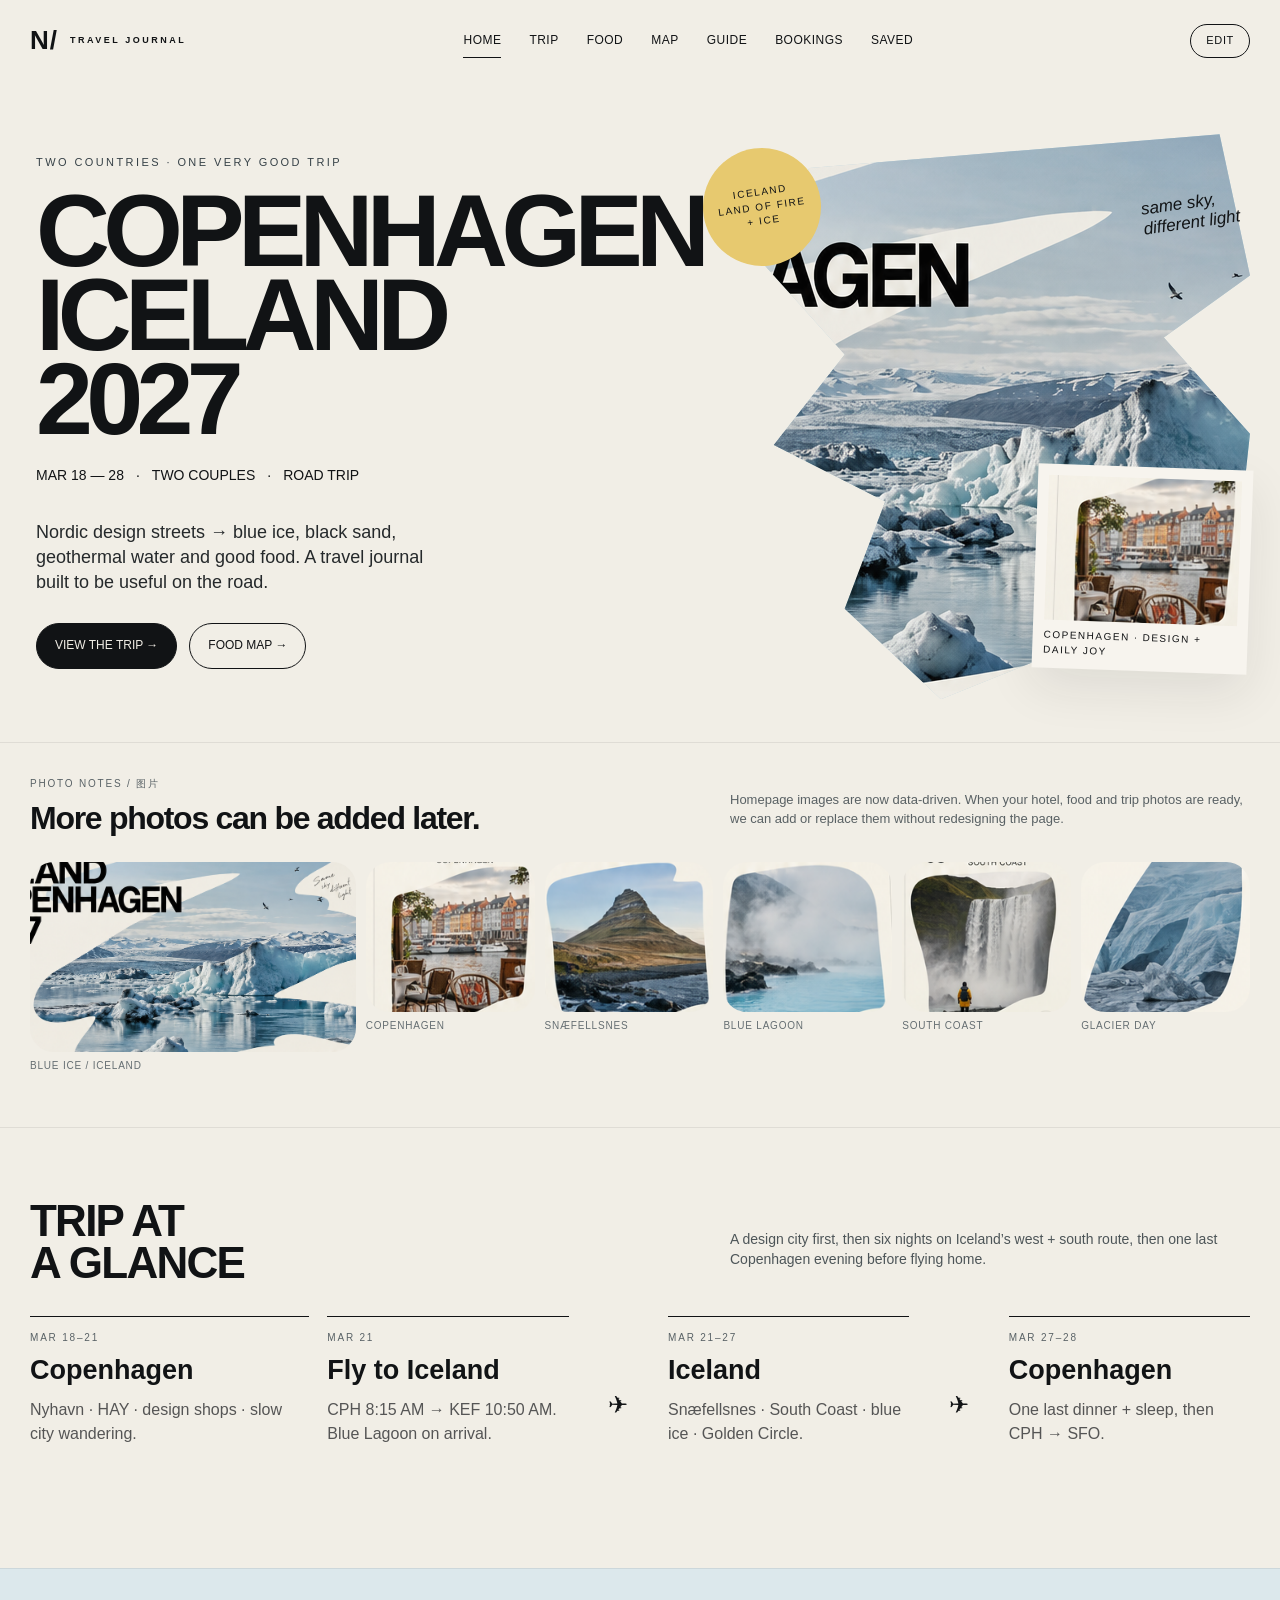
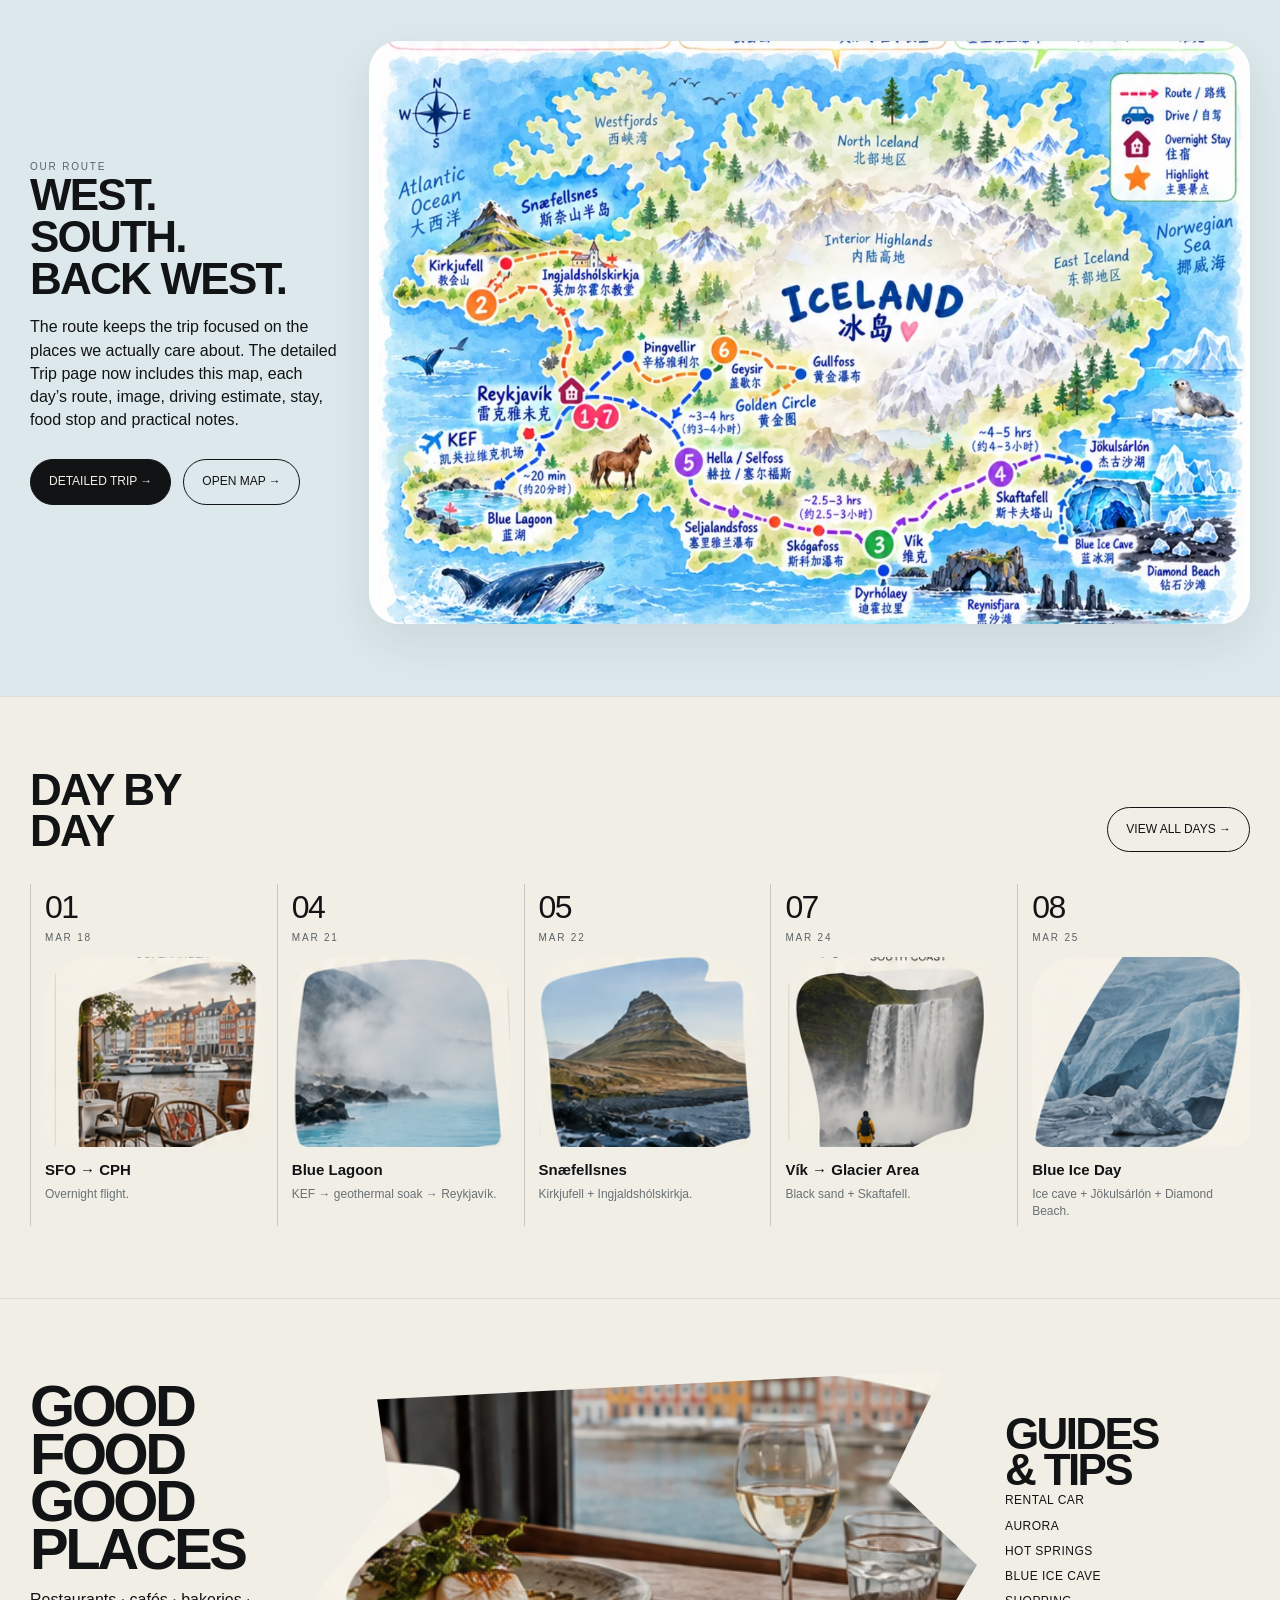
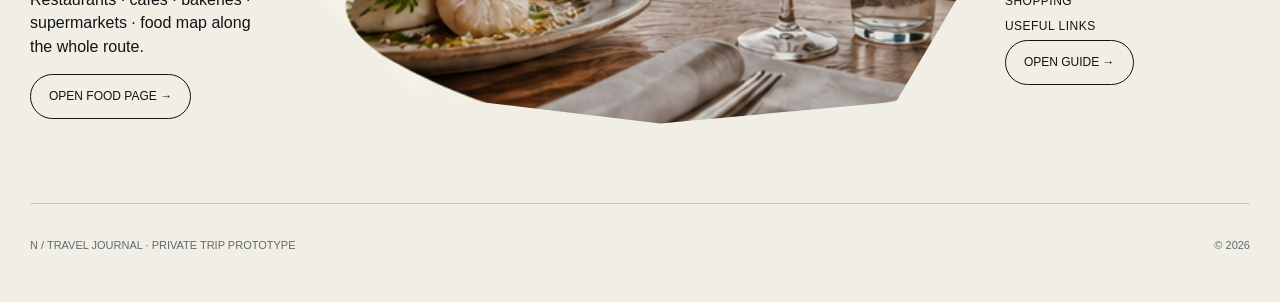
<file: index.html>
<!doctype html><html lang="en"><head><meta charset="utf-8"><meta name="viewport" content="width=device-width,initial-scale=1"><title>Copenhagen + Iceland 2027</title><link rel="stylesheet" href="assets/css/site.css"></head><body data-page="home">
<div class="container"><nav class="nav" data-nav></nav></div>
<header class="hero"><div class="container hero-grid"><div class="hero-copy"><div class="kicker">Two countries · one very good trip</div><h1><span>COPENHAGEN</span><span>ICELAND</span><span>2027</span></h1><div class="hero-meta"><span>MAR 18 — 28</span><span>TWO COUPLES</span><span>ROAD TRIP</span></div><p class="hero-note">Nordic design streets → blue ice, black sand, geothermal water and good food. A travel journal built to be useful on the road.</p><div class="cta-row"><a class="btn primary" href="trip.html">VIEW THE TRIP →</a><a class="btn" href="food.html">FOOD MAP →</a></div></div><div class="hero-art"><div class="hero-badge">ICELAND<br>LAND OF FIRE<br>+ ICE</div><div class="hero-shape"><img src="assets/img/hero-glacier.png" alt="Iceland glacier collage"></div><div class="hero-stamp">same sky,<br>different light</div><div class="hero-mini"><img src="assets/img/copenhagen-card.png" alt="Copenhagen"><small>COPENHAGEN · DESIGN + DAILY JOY</small></div></div></div></header>
<section class="photo-note"><div class="container"><div class="photo-note-head"><div><div class="eyebrow">PHOTO NOTES / 图片</div><h2>More photos can be added later.</h2></div><p>Homepage images are now data-driven. When your hotel, food and trip photos are ready, we can add or replace them without redesigning the page.</p></div><div class="photo-rail" data-home-gallery></div></div></section>
<section class="section"><div class="container"><div class="section-head"><h2 class="section-title"><span>TRIP AT</span><span>A GLANCE</span></h2><p class="section-intro">A design city first, then six nights on Iceland’s west + south route, then one last Copenhagen evening before flying home.</p></div><div class="glance"><div class="glance-card"><div class="eyebrow">MAR 18–21</div><h3>Copenhagen</h3><p>Nyhavn · HAY · design shops · slow city wandering.</p></div><div class="glance-card"><div class="eyebrow">MAR 21</div><h3>Fly to Iceland</h3><p>CPH 8:15 AM → KEF 10:50 AM. Blue Lagoon on arrival.</p></div><div class="plane">✈</div><div class="glance-card"><div class="eyebrow">MAR 21–27</div><h3>Iceland</h3><p>Snæfellsnes · South Coast · blue ice · Golden Circle.</p></div><div class="plane">✈</div><div class="glance-card"><div class="eyebrow">MAR 27–28</div><h3>Copenhagen</h3><p>One last dinner + sleep, then CPH → SFO.</p></div></div></div></section>
<section class="section blue"><div class="container route-wrap"><div class="route-copy"><div class="eyebrow">OUR ROUTE</div><h2 class="section-title"><span>WEST.</span><span>SOUTH.</span><span>BACK WEST.</span></h2><p>The route keeps the trip focused on the places we actually care about. The detailed Trip page now includes this map, each day’s route, image, driving estimate, stay, food stop and practical notes.</p><div class="cta-row"><a class="btn primary" href="trip.html">DETAILED TRIP →</a><a class="btn" href="map.html">OPEN MAP →</a></div></div><img class="route-map" src="assets/img/route-map-new.png" alt="Iceland route map"></div></section>
<section class="section"><div class="container"><div class="section-head"><h2 class="section-title"><span>DAY BY</span><span>DAY</span></h2><a class="btn" href="trip.html">VIEW ALL DAYS →</a></div><div class="day-preview"><article class="preview-card"><div class="num">01</div><div class="eyebrow">MAR 18</div><div class="preview-img"><img src="assets/img/copenhagen-card.png" alt="Copenhagen"></div><h3>SFO → CPH</h3><p>Overnight flight.</p></article><article class="preview-card"><div class="num">04</div><div class="eyebrow">MAR 21</div><div class="preview-img"><img src="assets/img/blue-lagoon-card.png" alt="Blue Lagoon"></div><h3>Blue Lagoon</h3><p>KEF → geothermal soak → Reykjavík.</p></article><article class="preview-card"><div class="num">05</div><div class="eyebrow">MAR 22</div><div class="preview-img"><img src="assets/img/kirkjufell-card.png" alt="Kirkjufell"></div><h3>Snæfellsnes</h3><p>Kirkjufell + Ingjaldshólskirkja.</p></article><article class="preview-card"><div class="num">07</div><div class="eyebrow">MAR 24</div><div class="preview-img"><img src="assets/img/waterfall-card.png" alt="South Coast"></div><h3>Vík → Glacier Area</h3><p>Black sand + Skaftafell.</p></article><article class="preview-card"><div class="num">08</div><div class="eyebrow">MAR 25</div><div class="preview-img"><img src="assets/img/ice-detail.png" alt="Ice cave"></div><h3>Blue Ice Day</h3><p>Ice cave + Jökulsárlón + Diamond Beach.</p></article></div></div></section>
<section class="section"><div class="container split-feature"><div><div class="big-words">GOOD<br>FOOD<br>GOOD<br>PLACES</div><p>Restaurants · cafés · bakeries · supermarkets · food map along the whole route.</p><a class="btn" href="food.html">OPEN FOOD PAGE →</a></div><div class="organic"><img src="assets/img/food-card.png" alt="Travel dining"></div><div><div class="big-words" style="font-size:44px">GUIDES<br>& TIPS</div><div class="guide-list">Rental car<br>Aurora<br>Hot springs<br>Blue ice cave<br>Shopping<br>Useful links</div><a class="btn" href="guide.html">OPEN GUIDE →</a></div></div></section>
<footer class="container footer"><span>N / TRAVEL JOURNAL · PRIVATE TRIP PROTOTYPE</span><span>© <span data-year></span></span></footer>
<script src="assets/js/content.js"></script><script src="assets/js/site.js"></script></body></html>
</file>
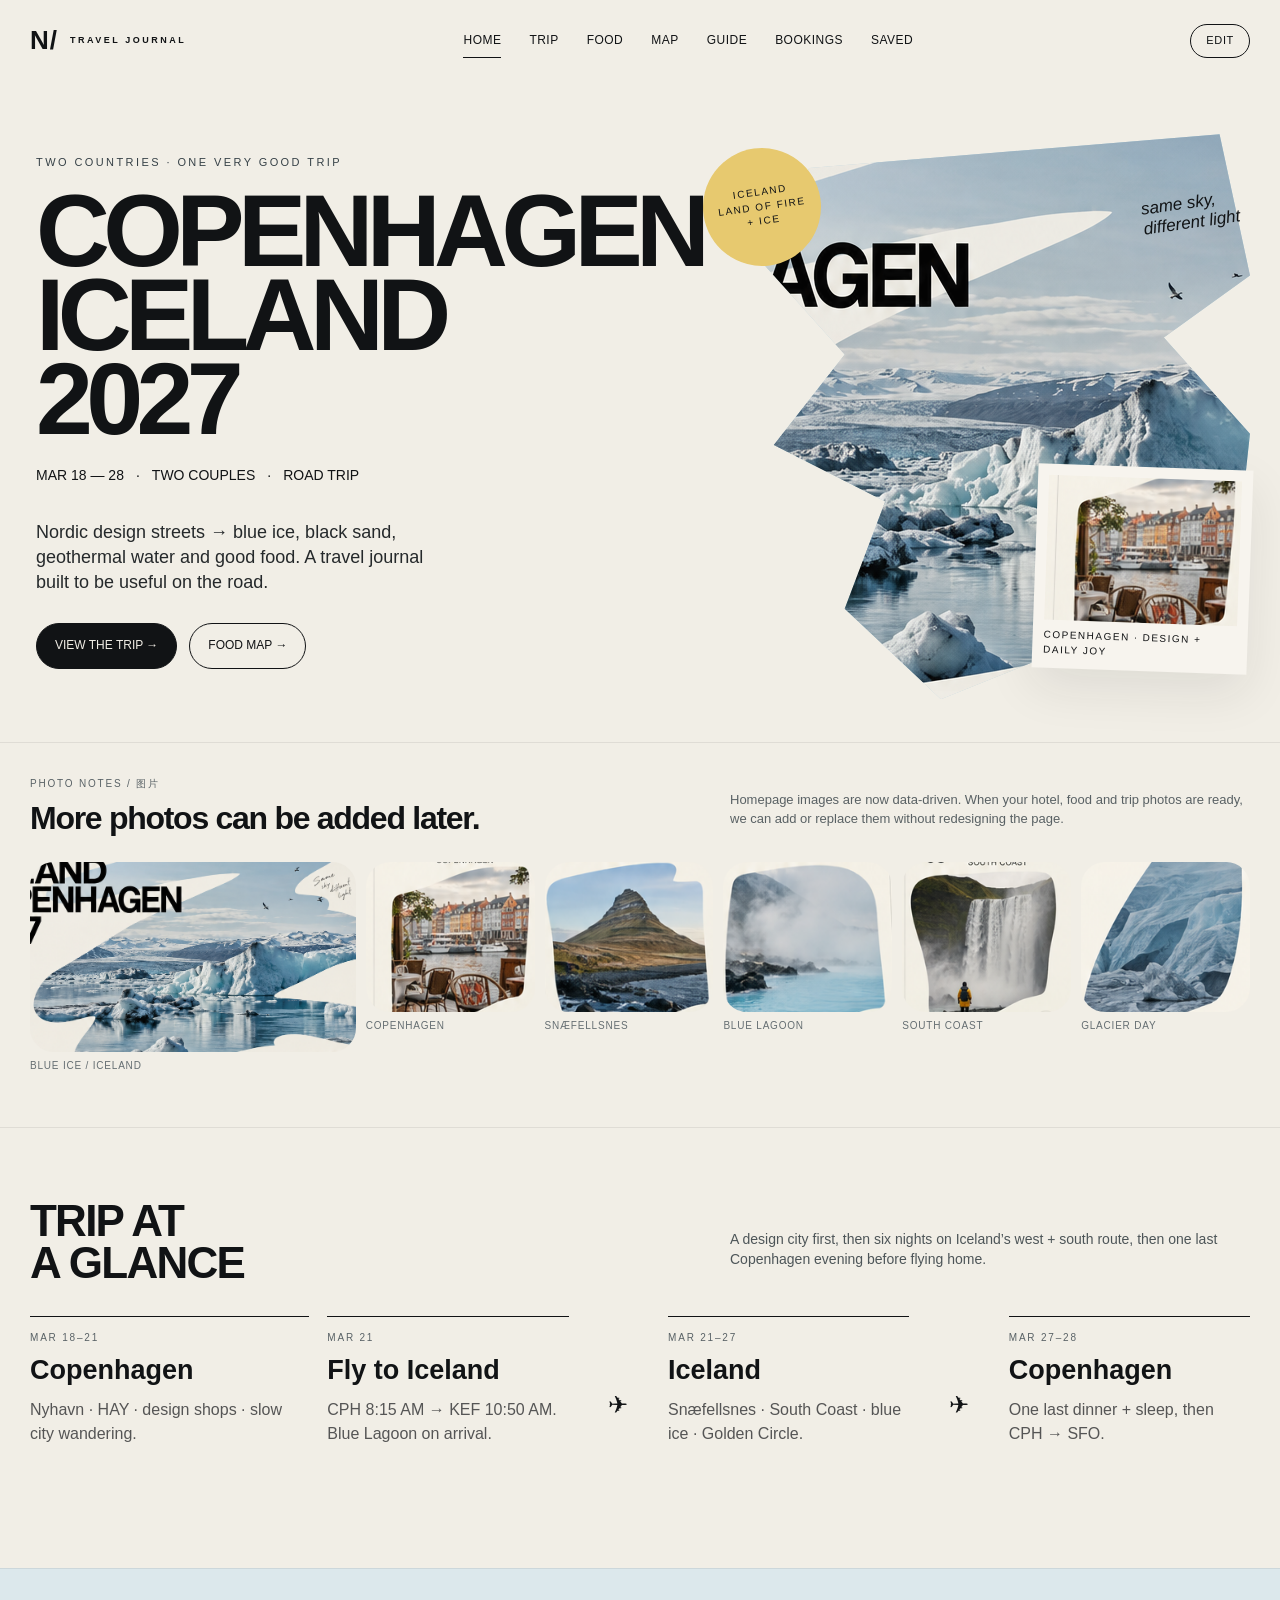
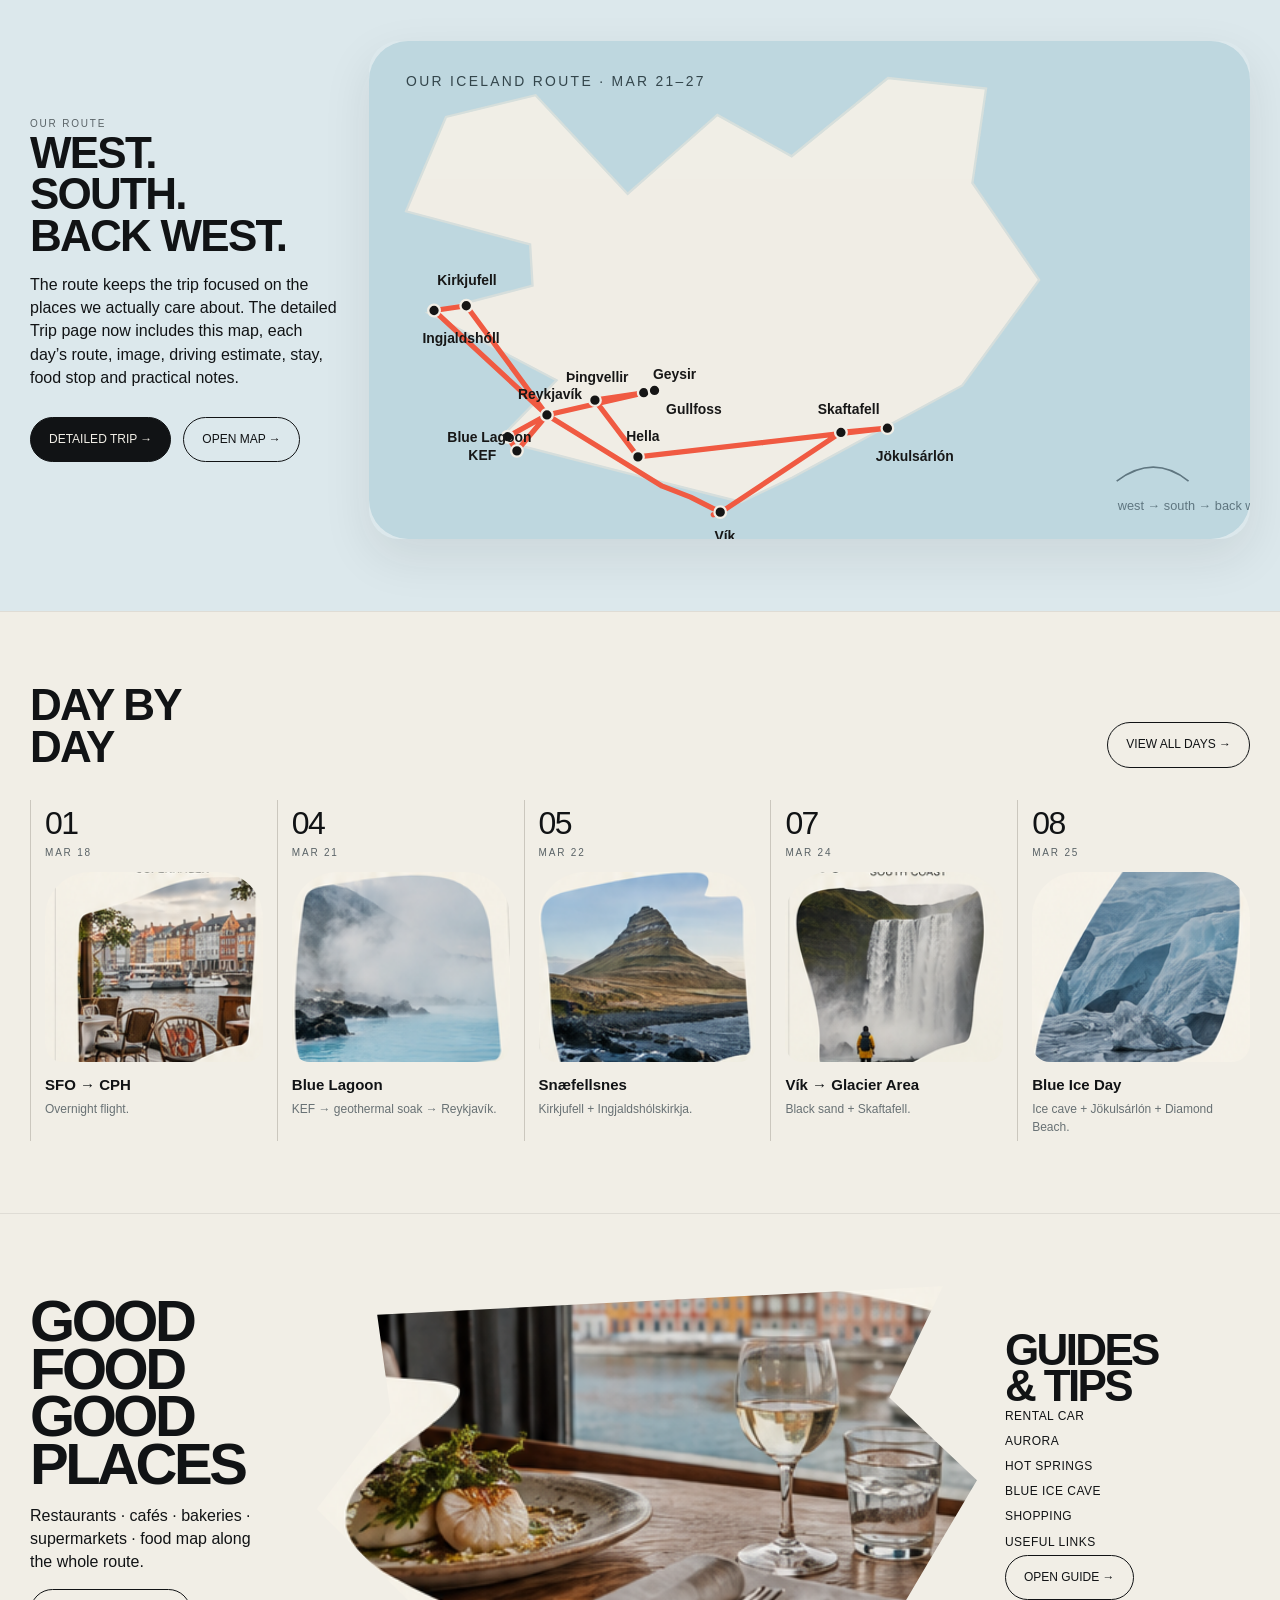
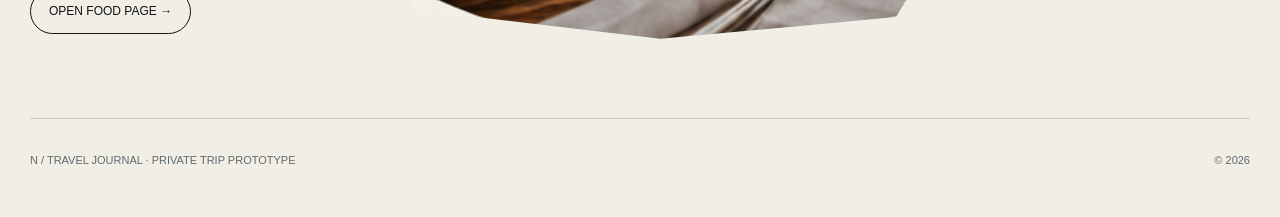
<file: copenhagen-iceland-2027-github/index.html>
<!doctype html><html lang="en"><head><meta charset="utf-8"><meta name="viewport" content="width=device-width,initial-scale=1"><title>Copenhagen + Iceland 2027</title><link rel="stylesheet" href="assets/css/site.css"></head><body data-page="home">
<div class="container"><nav class="nav" data-nav></nav></div>
<header class="hero"><div class="container hero-grid"><div class="hero-copy"><div class="kicker">Two countries · one very good trip</div><h1><span>COPENHAGEN</span><span>ICELAND</span><span>2027</span></h1><div class="hero-meta"><span>MAR 18 — 28</span><span>TWO COUPLES</span><span>ROAD TRIP</span></div><p class="hero-note">Nordic design streets → blue ice, black sand, geothermal water and good food. A travel journal built to be useful on the road.</p><div class="cta-row"><a class="btn primary" href="trip.html">VIEW THE TRIP →</a><a class="btn" href="food.html">FOOD MAP →</a></div></div><div class="hero-art"><div class="hero-badge">ICELAND<br>LAND OF FIRE<br>+ ICE</div><div class="hero-shape"><img src="assets/img/hero-glacier.png" alt="Iceland glacier collage"></div><div class="hero-stamp">same sky,<br>different light</div><div class="hero-mini"><img src="assets/img/copenhagen-card.png" alt="Copenhagen"><small>COPENHAGEN · DESIGN + DAILY JOY</small></div></div></div></header>
<section class="photo-note"><div class="container"><div class="photo-note-head"><div><div class="eyebrow">PHOTO NOTES / 图片</div><h2>More photos can be added later.</h2></div><p>Homepage images are now data-driven. When your hotel, food and trip photos are ready, we can add or replace them without redesigning the page.</p></div><div class="photo-rail" data-home-gallery></div></div></section>
<section class="section"><div class="container"><div class="section-head"><h2 class="section-title"><span>TRIP AT</span><span>A GLANCE</span></h2><p class="section-intro">A design city first, then six nights on Iceland’s west + south route, then one last Copenhagen evening before flying home.</p></div><div class="glance"><div class="glance-card"><div class="eyebrow">MAR 18–21</div><h3>Copenhagen</h3><p>Nyhavn · HAY · design shops · slow city wandering.</p></div><div class="glance-card"><div class="eyebrow">MAR 21</div><h3>Fly to Iceland</h3><p>CPH 8:15 AM → KEF 10:50 AM. Blue Lagoon on arrival.</p></div><div class="plane">✈</div><div class="glance-card"><div class="eyebrow">MAR 21–27</div><h3>Iceland</h3><p>Snæfellsnes · South Coast · blue ice · Golden Circle.</p></div><div class="plane">✈</div><div class="glance-card"><div class="eyebrow">MAR 27–28</div><h3>Copenhagen</h3><p>One last dinner + sleep, then CPH → SFO.</p></div></div></div></section>
<section class="section blue"><div class="container route-wrap"><div class="route-copy"><div class="eyebrow">OUR ROUTE</div><h2 class="section-title"><span>WEST.</span><span>SOUTH.</span><span>BACK WEST.</span></h2><p>The route keeps the trip focused on the places we actually care about. The detailed Trip page now includes this map, each day’s route, image, driving estimate, stay, food stop and practical notes.</p><div class="cta-row"><a class="btn primary" href="trip.html">DETAILED TRIP →</a><a class="btn" href="map.html">OPEN MAP →</a></div></div><img class="route-map" src="assets/img/route-map.svg" alt="Iceland route map"></div></section>
<section class="section"><div class="container"><div class="section-head"><h2 class="section-title"><span>DAY BY</span><span>DAY</span></h2><a class="btn" href="trip.html">VIEW ALL DAYS →</a></div><div class="day-preview"><article class="preview-card"><div class="num">01</div><div class="eyebrow">MAR 18</div><div class="preview-img"><img src="assets/img/copenhagen-card.png" alt="Copenhagen"></div><h3>SFO → CPH</h3><p>Overnight flight.</p></article><article class="preview-card"><div class="num">04</div><div class="eyebrow">MAR 21</div><div class="preview-img"><img src="assets/img/blue-lagoon-card.png" alt="Blue Lagoon"></div><h3>Blue Lagoon</h3><p>KEF → geothermal soak → Reykjavík.</p></article><article class="preview-card"><div class="num">05</div><div class="eyebrow">MAR 22</div><div class="preview-img"><img src="assets/img/kirkjufell-card.png" alt="Kirkjufell"></div><h3>Snæfellsnes</h3><p>Kirkjufell + Ingjaldshólskirkja.</p></article><article class="preview-card"><div class="num">07</div><div class="eyebrow">MAR 24</div><div class="preview-img"><img src="assets/img/waterfall-card.png" alt="South Coast"></div><h3>Vík → Glacier Area</h3><p>Black sand + Skaftafell.</p></article><article class="preview-card"><div class="num">08</div><div class="eyebrow">MAR 25</div><div class="preview-img"><img src="assets/img/ice-detail.png" alt="Ice cave"></div><h3>Blue Ice Day</h3><p>Ice cave + Jökulsárlón + Diamond Beach.</p></article></div></div></section>
<section class="section"><div class="container split-feature"><div><div class="big-words">GOOD<br>FOOD<br>GOOD<br>PLACES</div><p>Restaurants · cafés · bakeries · supermarkets · food map along the whole route.</p><a class="btn" href="food.html">OPEN FOOD PAGE →</a></div><div class="organic"><img src="assets/img/food-card.png" alt="Travel dining"></div><div><div class="big-words" style="font-size:44px">GUIDES<br>& TIPS</div><div class="guide-list">Rental car<br>Aurora<br>Hot springs<br>Blue ice cave<br>Shopping<br>Useful links</div><a class="btn" href="guide.html">OPEN GUIDE →</a></div></div></section>
<footer class="container footer"><span>N / TRAVEL JOURNAL · PRIVATE TRIP PROTOTYPE</span><span>© <span data-year></span></span></footer>
<script src="assets/js/content.js"></script><script src="assets/js/site.js"></script></body></html>
</file>
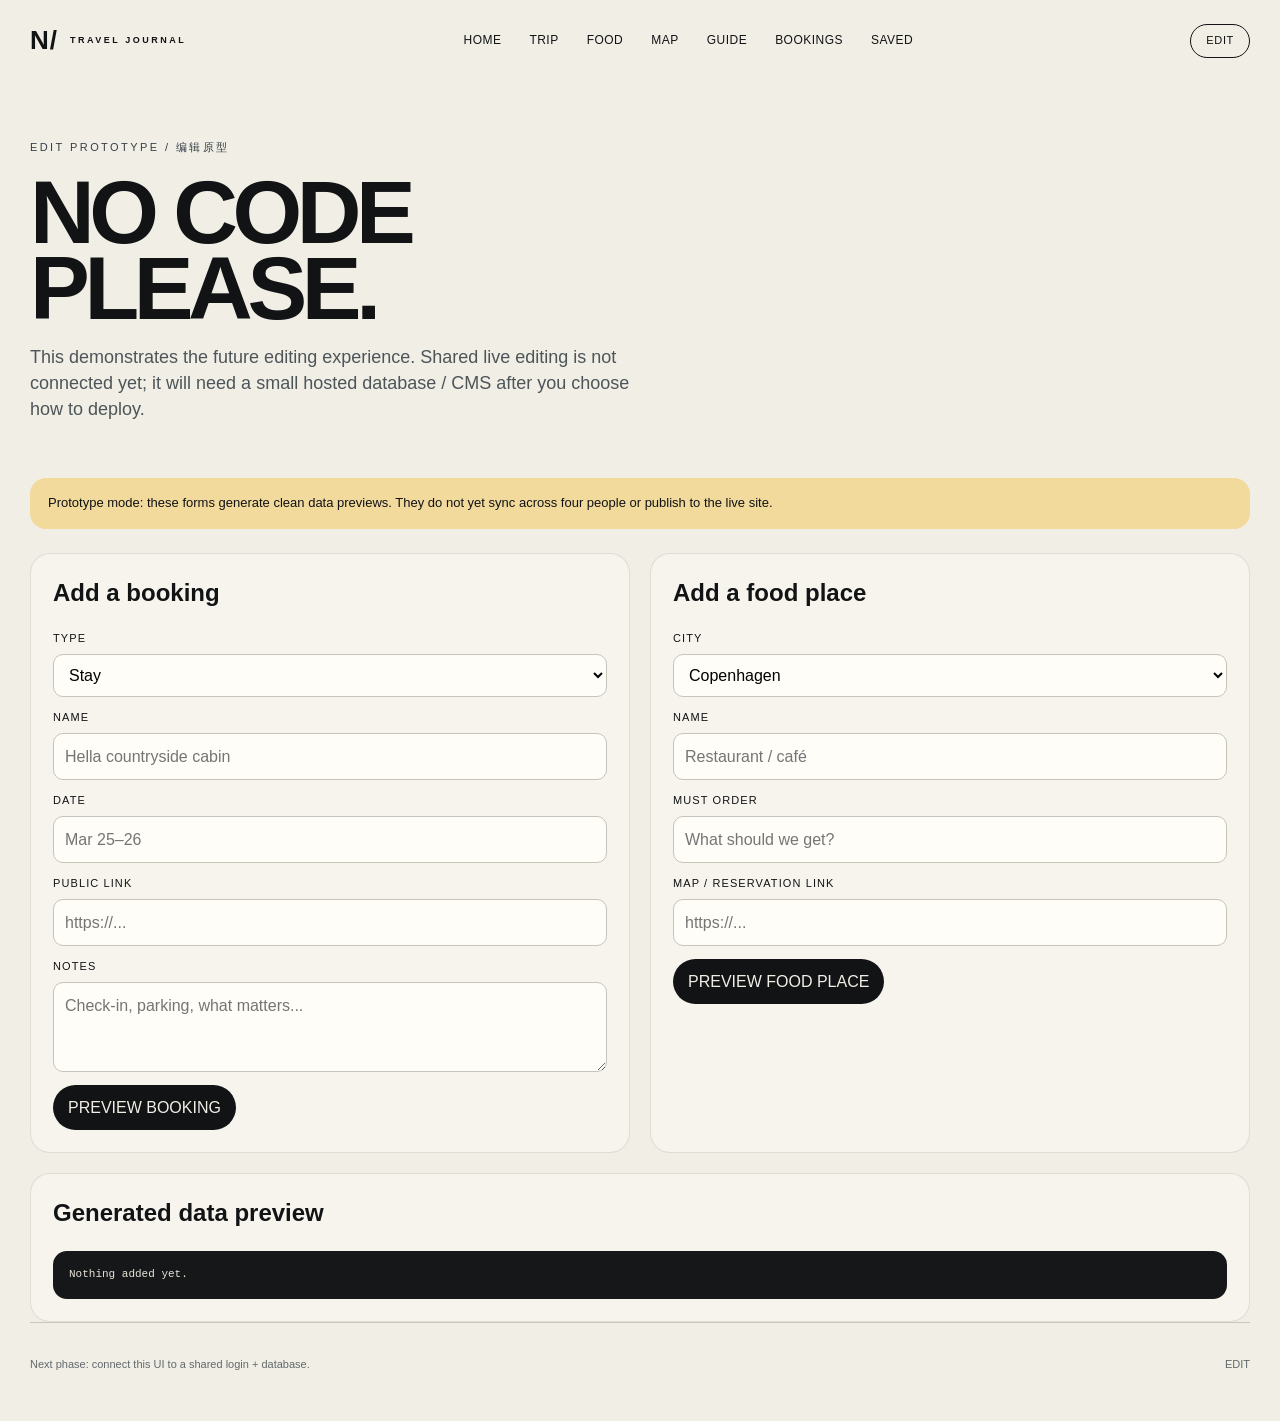
<file: admin.html>
<!doctype html><html lang="en"><head><meta charset="utf-8"><meta name="viewport" content="width=device-width,initial-scale=1"><title>Edit Prototype · Copenhagen + Iceland 2027</title><link rel="stylesheet" href="assets/css/site.css"></head><body data-page="admin"><div class="container"><nav class="nav" data-nav></nav><header class="page-hero"><div class="kicker">EDIT PROTOTYPE / 编辑原型</div><h1>NO CODE<br>PLEASE.</h1><p>This demonstrates the future editing experience. Shared live editing is not connected yet; it will need a small hosted database / CMS after you choose how to deploy.</p></header><div class="admin-banner">Prototype mode: these forms generate clean data previews. They do not yet sync across four people or publish to the live site.</div><main class="admin-grid"><section class="panel"><h2>Add a booking</h2><div class="field"><label>Type</label><select id="bType"><option>Stay</option><option>Restaurant</option><option>Activity</option><option>Car</option></select></div><div class="field"><label>Name</label><input id="bName" placeholder="Hella countryside cabin"></div><div class="field"><label>Date</label><input id="bDate" placeholder="Mar 25–26"></div><div class="field"><label>Public link</label><input id="bUrl" placeholder="https://..."></div><div class="field"><label>Notes</label><textarea id="bNote" placeholder="Check-in, parking, what matters..."></textarea></div><button id="addBooking">PREVIEW BOOKING</button></section><section class="panel"><h2>Add a food place</h2><div class="field"><label>City</label><select id="fCity"><option>Copenhagen</option><option>Reykjavík</option><option>Vík</option><option>Hella / Selfoss</option></select></div><div class="field"><label>Name</label><input id="fName" placeholder="Restaurant / café"></div><div class="field"><label>Must order</label><input id="fMust" placeholder="What should we get?"></div><div class="field"><label>Map / reservation link</label><input id="fUrl" placeholder="https://..."></div><button id="addFood">PREVIEW FOOD PLACE</button></section><section class="panel" style="grid-column:1/-1"><h2>Generated data preview</h2><div class="output" id="output">Nothing added yet.</div></section></main></div><footer class="container footer"><span>Next phase: connect this UI to a shared login + database.</span><span>EDIT</span></footer><script src="assets/js/content.js"></script><script src="assets/js/site.js"></script><script>
const out=document.getElementById('output');
document.getElementById('addBooking').onclick=()=>{const o={type:bType.value,name:bName.value,date:bDate.value,url:bUrl.value,note:bNote.value};out.textContent=JSON.stringify({booking:o},null,2)};
document.getElementById('addFood').onclick=()=>{const o={city:fCity.value,name:fName.value,must:fMust.value,url:fUrl.value};out.textContent=JSON.stringify({food:o},null,2)};
</script></body></html>
</file>
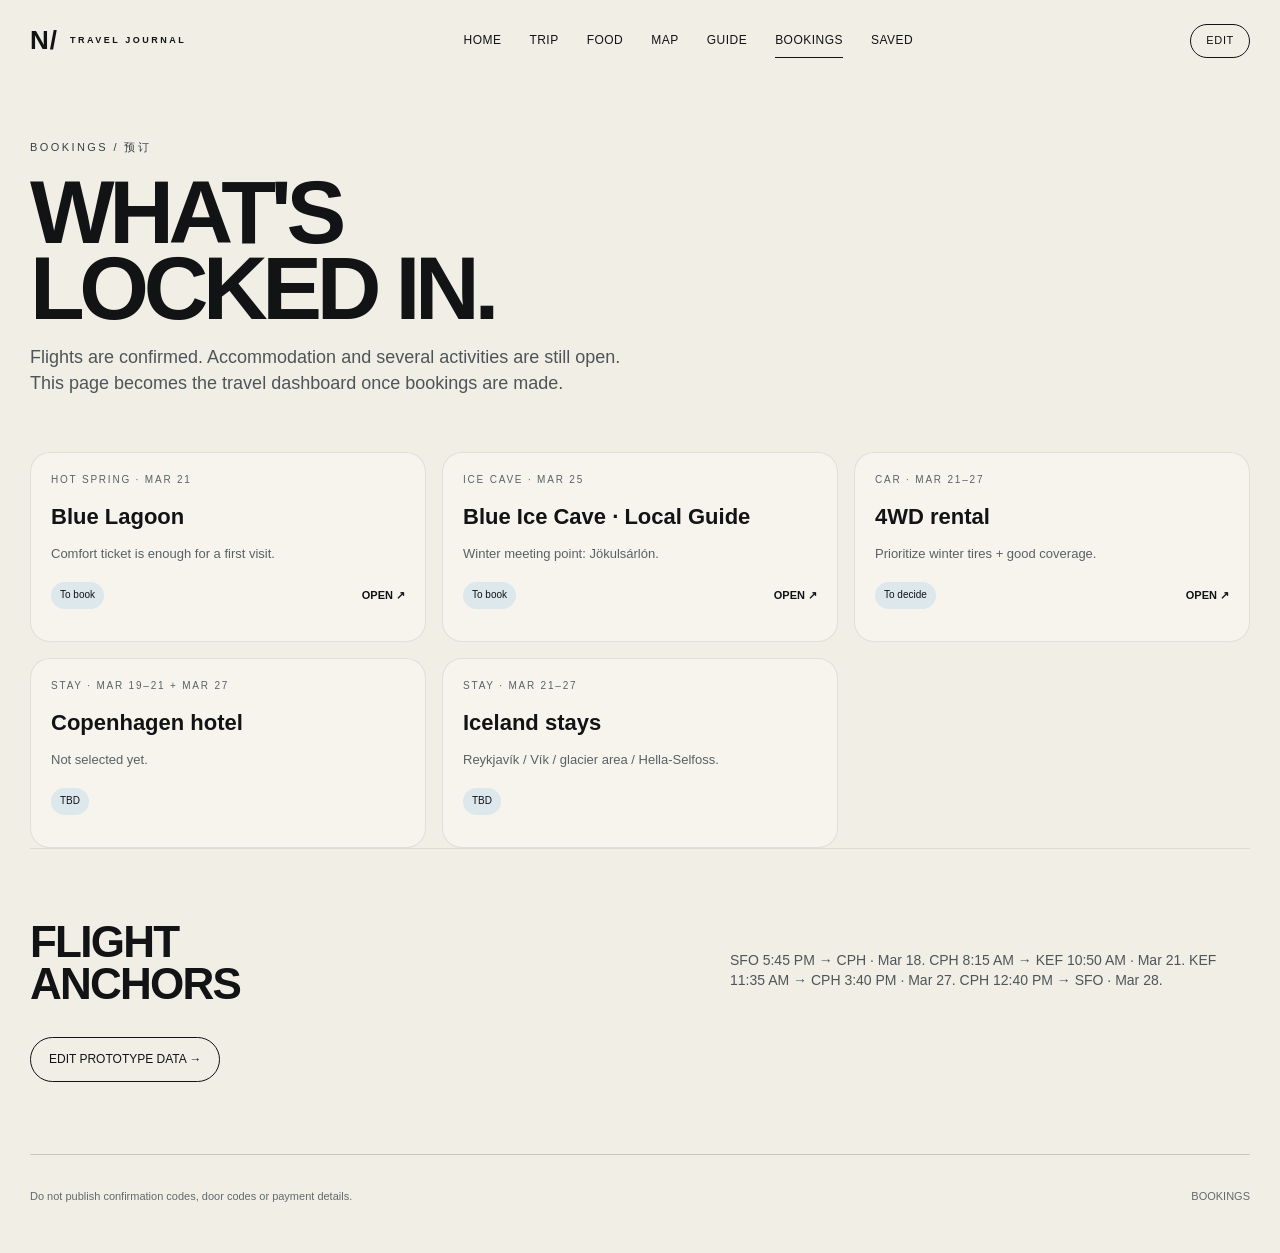
<file: bookings.html>
<!doctype html><html lang="en"><head><meta charset="utf-8"><meta name="viewport" content="width=device-width,initial-scale=1"><title>Bookings · Copenhagen + Iceland 2027</title><link rel="stylesheet" href="assets/css/site.css"></head><body data-page="bookings"><div class="container"><nav class="nav" data-nav></nav><header class="page-hero"><div class="kicker">BOOKINGS / 预订</div><h1>WHAT'S<br>LOCKED IN.</h1><p>Flights are confirmed. Accommodation and several activities are still open. This page becomes the travel dashboard once bookings are made.</p></header><main class="booking-grid" data-bookings></main><section class="section"><div class="section-head"><h2 class="section-title"><span>FLIGHT</span><span>ANCHORS</span></h2><p class="section-intro">SFO 5:45 PM → CPH · Mar 18. CPH 8:15 AM → KEF 10:50 AM · Mar 21. KEF 11:35 AM → CPH 3:40 PM · Mar 27. CPH 12:40 PM → SFO · Mar 28.</p></div><a class="btn" href="admin.html">EDIT PROTOTYPE DATA →</a></section></div><footer class="container footer"><span>Do not publish confirmation codes, door codes or payment details.</span><span>BOOKINGS</span></footer><script src="assets/js/content.js"></script><script src="assets/js/site.js"></script></body></html>
</file>
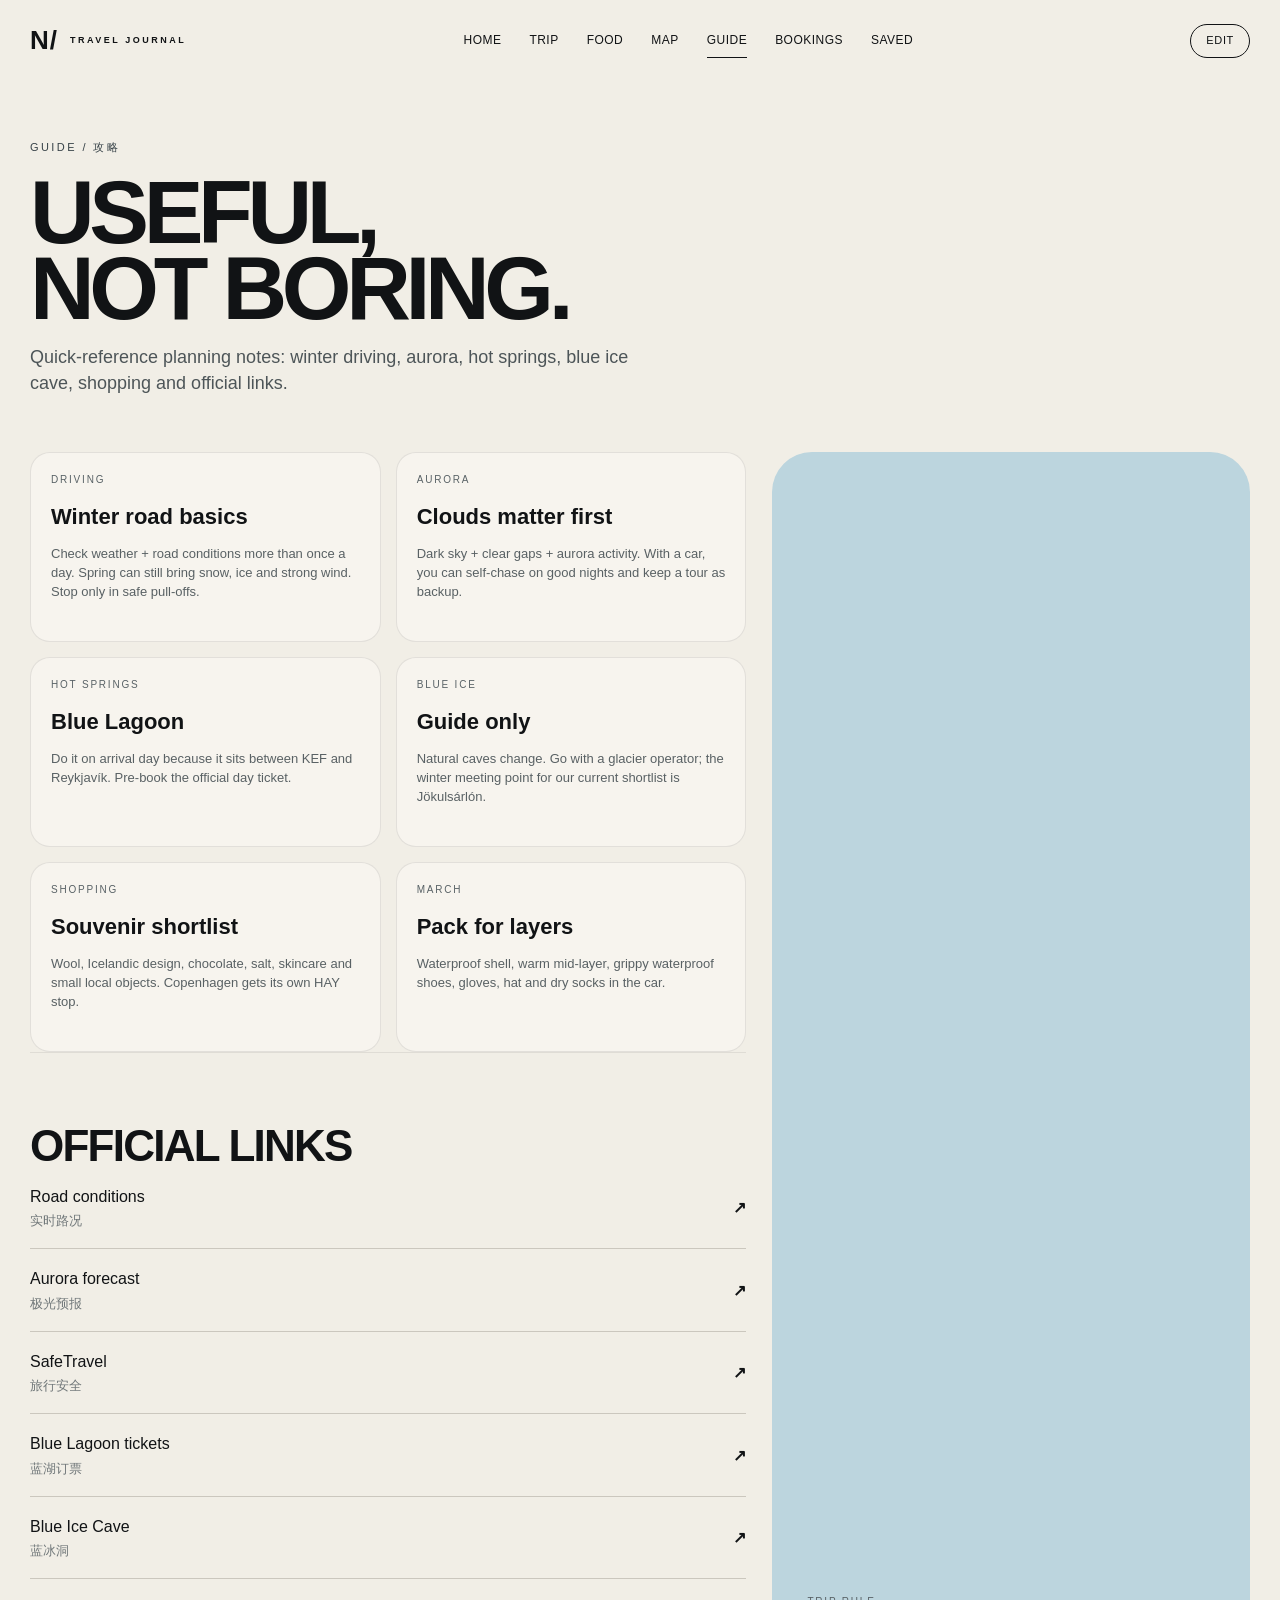
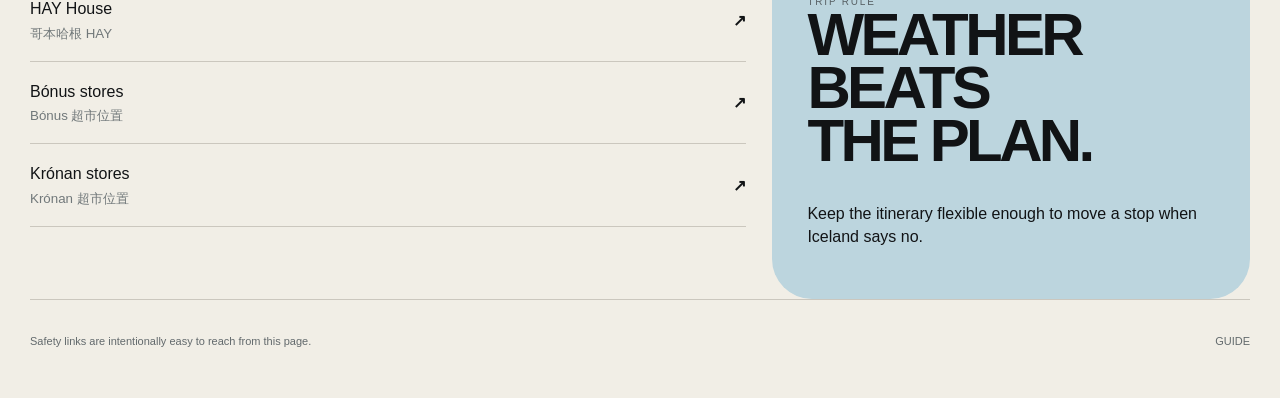
<file: guide.html>
<!doctype html><html lang="en"><head><meta charset="utf-8"><meta name="viewport" content="width=device-width,initial-scale=1"><title>Guide · Copenhagen + Iceland 2027</title><link rel="stylesheet" href="assets/css/site.css"></head><body data-page="guide"><div class="container"><nav class="nav" data-nav></nav><header class="page-hero"><div class="kicker">GUIDE / 攻略</div><h1>USEFUL,<br>NOT BORING.</h1><p>Quick-reference planning notes: winter driving, aurora, hot springs, blue ice cave, shopping and official links.</p></header><main class="guide-grid"><section><div class="guide-cards"><article class="simple-card"><div class="eyebrow">DRIVING</div><h3>Winter road basics</h3><p>Check weather + road conditions more than once a day. Spring can still bring snow, ice and strong wind. Stop only in safe pull-offs.</p></article><article class="simple-card"><div class="eyebrow">AURORA</div><h3>Clouds matter first</h3><p>Dark sky + clear gaps + aurora activity. With a car, you can self-chase on good nights and keep a tour as backup.</p></article><article class="simple-card"><div class="eyebrow">HOT SPRINGS</div><h3>Blue Lagoon</h3><p>Do it on arrival day because it sits between KEF and Reykjavík. Pre-book the official day ticket.</p></article><article class="simple-card"><div class="eyebrow">BLUE ICE</div><h3>Guide only</h3><p>Natural caves change. Go with a glacier operator; the winter meeting point for our current shortlist is Jökulsárlón.</p></article><article class="simple-card"><div class="eyebrow">SHOPPING</div><h3>Souvenir shortlist</h3><p>Wool, Icelandic design, chocolate, salt, skincare and small local objects. Copenhagen gets its own HAY stop.</p></article><article class="simple-card"><div class="eyebrow">MARCH</div><h3>Pack for layers</h3><p>Waterproof shell, warm mid-layer, grippy waterproof shoes, gloves, hat and dry socks in the car.</p></article></div><section class="section"><h2 class="section-title">OFFICIAL LINKS</h2><div data-guide-links></div></section></section><aside class="guide-feature"><div class="eyebrow">TRIP RULE</div><h2>WEATHER<br>BEATS<br>THE PLAN.</h2><p>Keep the itinerary flexible enough to move a stop when Iceland says no.</p></aside></main></div><footer class="container footer"><span>Safety links are intentionally easy to reach from this page.</span><span>GUIDE</span></footer><script src="assets/js/content.js"></script><script src="assets/js/site.js"></script></body></html>
</file>
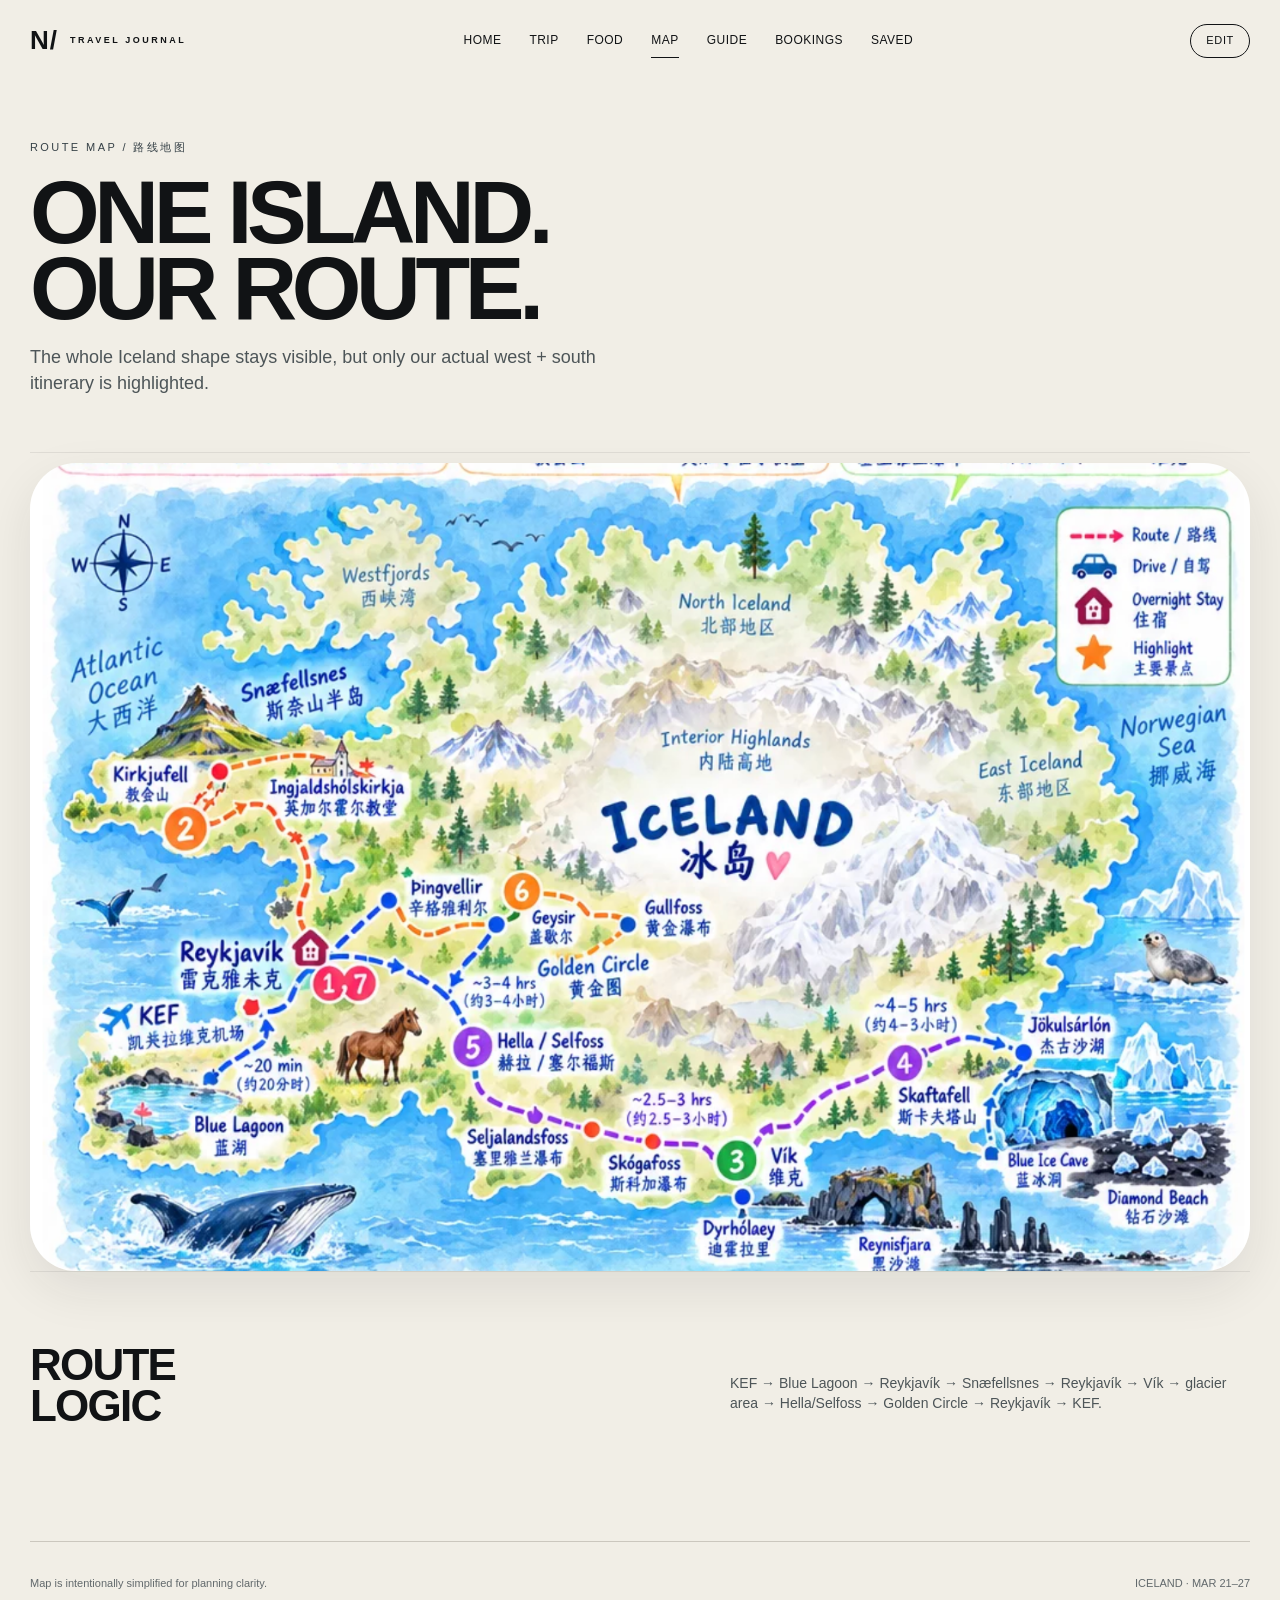
<file: map.html>
<!doctype html><html lang="en"><head><meta charset="utf-8"><meta name="viewport" content="width=device-width,initial-scale=1"><title>Map · Copenhagen + Iceland 2027</title><link rel="stylesheet" href="assets/css/site.css"></head><body data-page="map"><div class="container"><nav class="nav" data-nav></nav><header class="page-hero"><div class="kicker">ROUTE MAP / 路线地图</div><h1>ONE ISLAND.<br>OUR ROUTE.</h1><p>The whole Iceland shape stays visible, but only our actual west + south itinerary is highlighted.</p></header><main class="section" style="padding-top:10px"><img class="route-map" src="assets/img/route-map-new.png" alt="Iceland route map" style="width:100%;border-radius:46px"><div class="section" style="padding-bottom:10px"><div class="section-head"><h2 class="section-title"><span>ROUTE</span><span>LOGIC</span></h2><p class="section-intro">KEF → Blue Lagoon → Reykjavík → Snæfellsnes → Reykjavík → Vík → glacier area → Hella/Selfoss → Golden Circle → Reykjavík → KEF.</p></div></div></main></div><footer class="container footer"><span>Map is intentionally simplified for planning clarity.</span><span>ICELAND · MAR 21–27</span></footer><script src="assets/js/content.js"></script><script src="assets/js/site.js"></script></body></html>
</file>
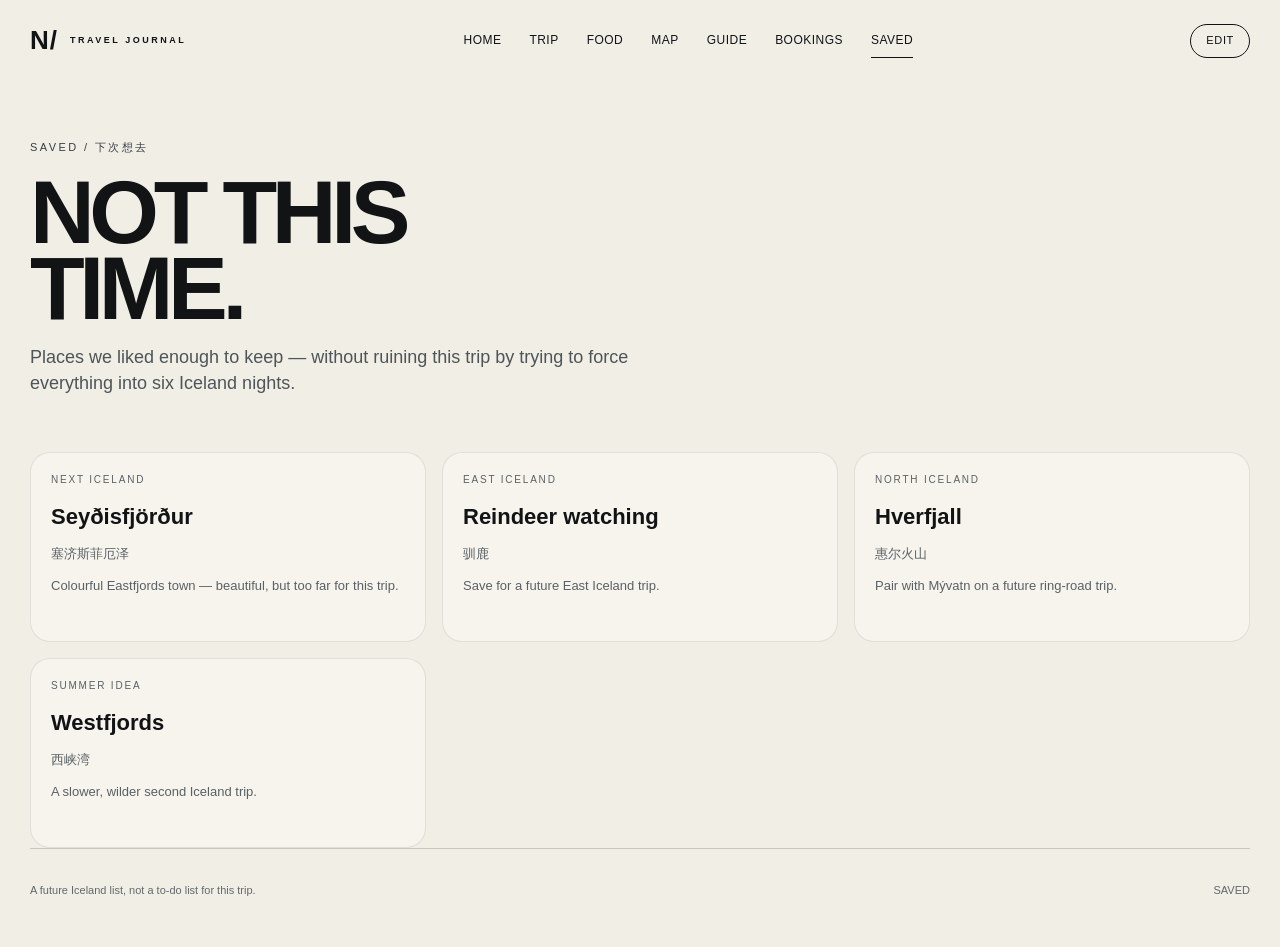
<file: saved.html>
<!doctype html><html lang="en"><head><meta charset="utf-8"><meta name="viewport" content="width=device-width,initial-scale=1"><title>Saved · Copenhagen + Iceland 2027</title><link rel="stylesheet" href="assets/css/site.css"></head><body data-page="saved"><div class="container"><nav class="nav" data-nav></nav><header class="page-hero"><div class="kicker">SAVED / 下次想去</div><h1>NOT THIS<br>TIME.</h1><p>Places we liked enough to keep — without ruining this trip by trying to force everything into six Iceland nights.</p></header><main class="saved-grid" data-saved></main></div><footer class="container footer"><span>A future Iceland list, not a to-do list for this trip.</span><span>SAVED</span></footer><script src="assets/js/content.js"></script><script src="assets/js/site.js"></script></body></html>
</file>
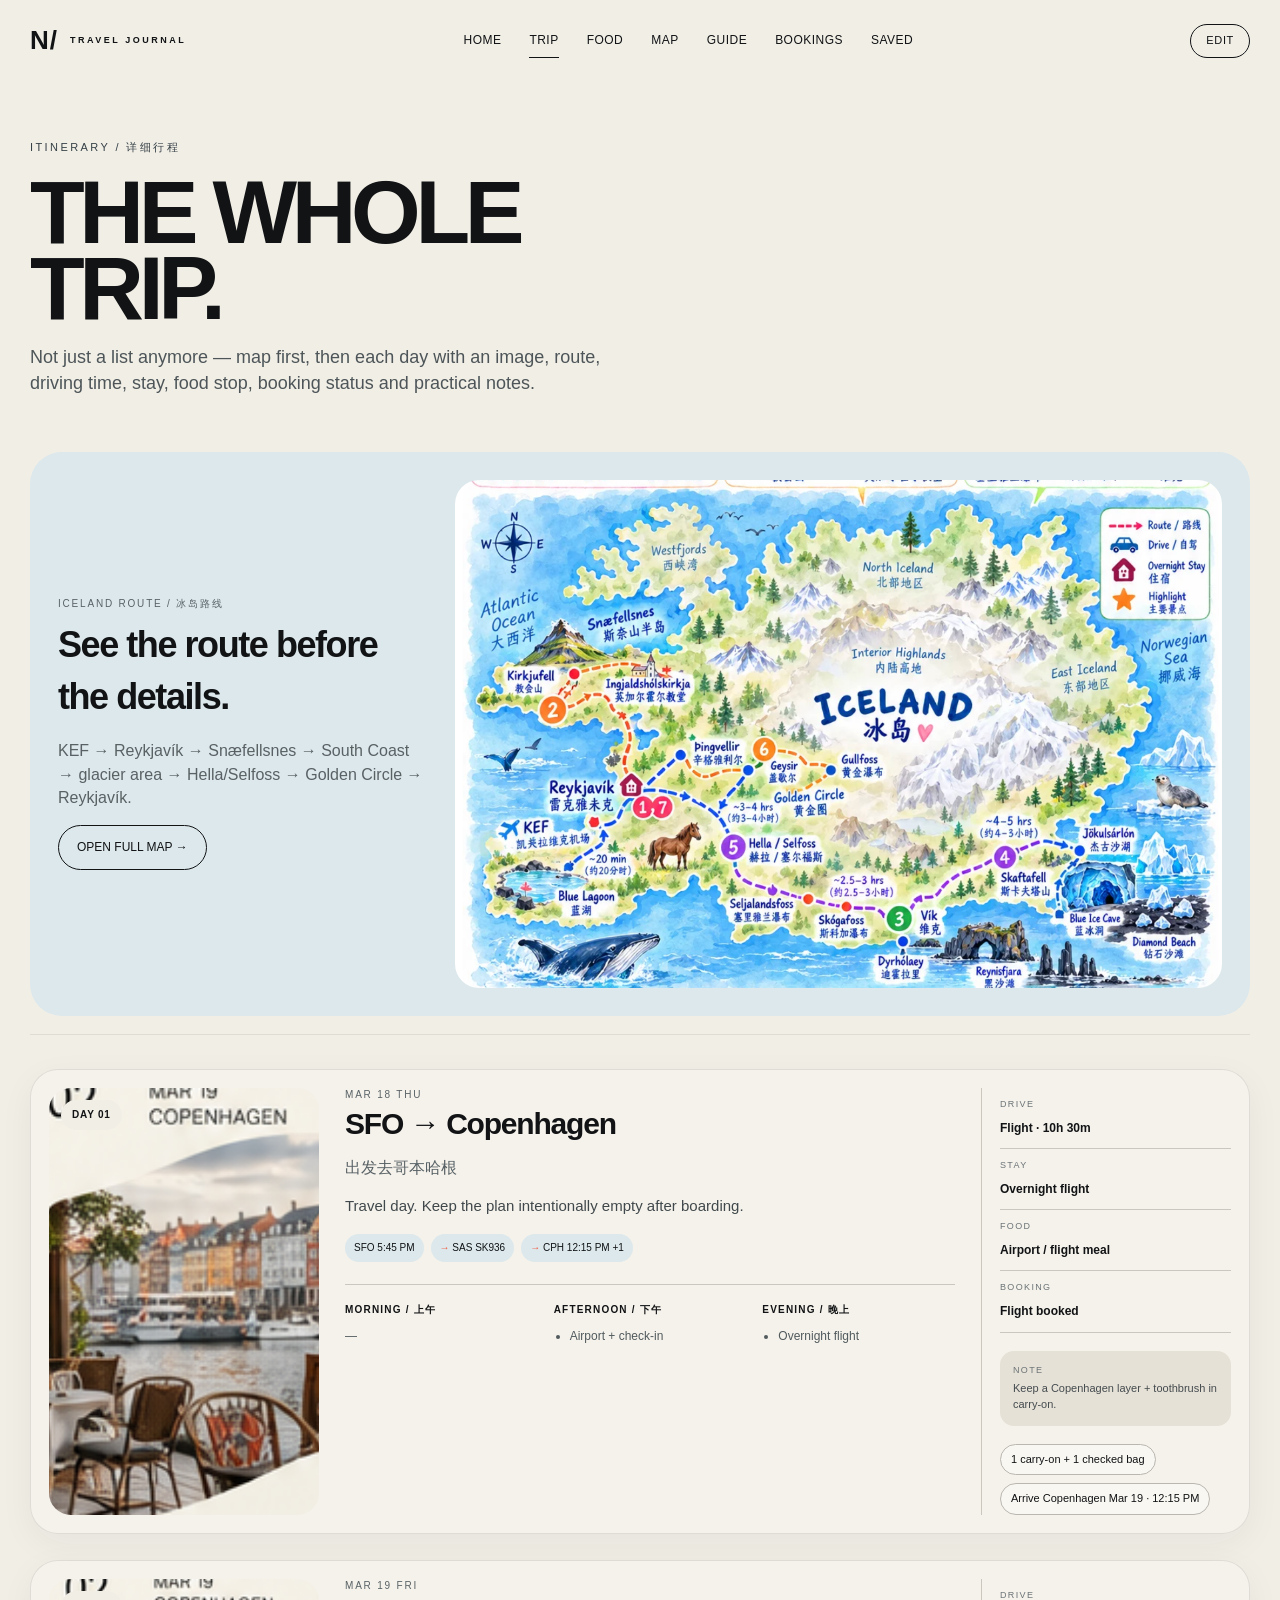
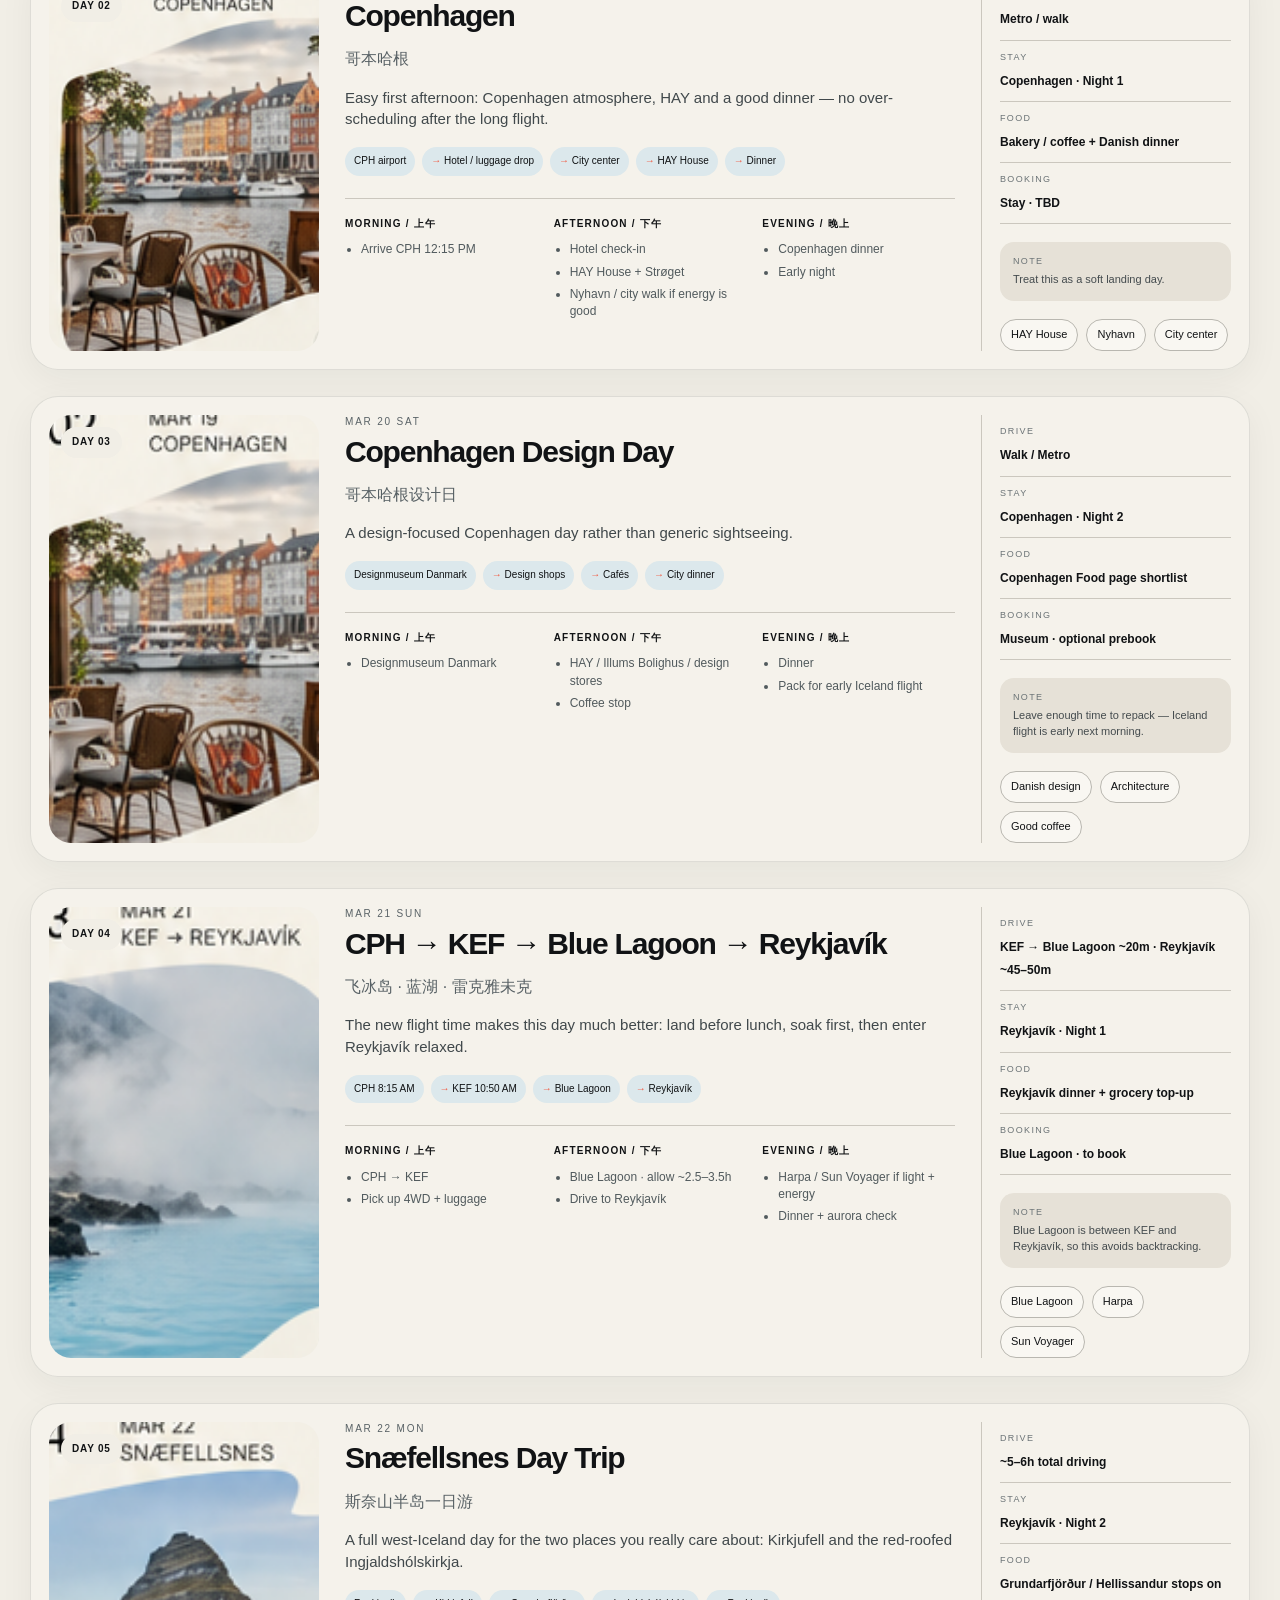
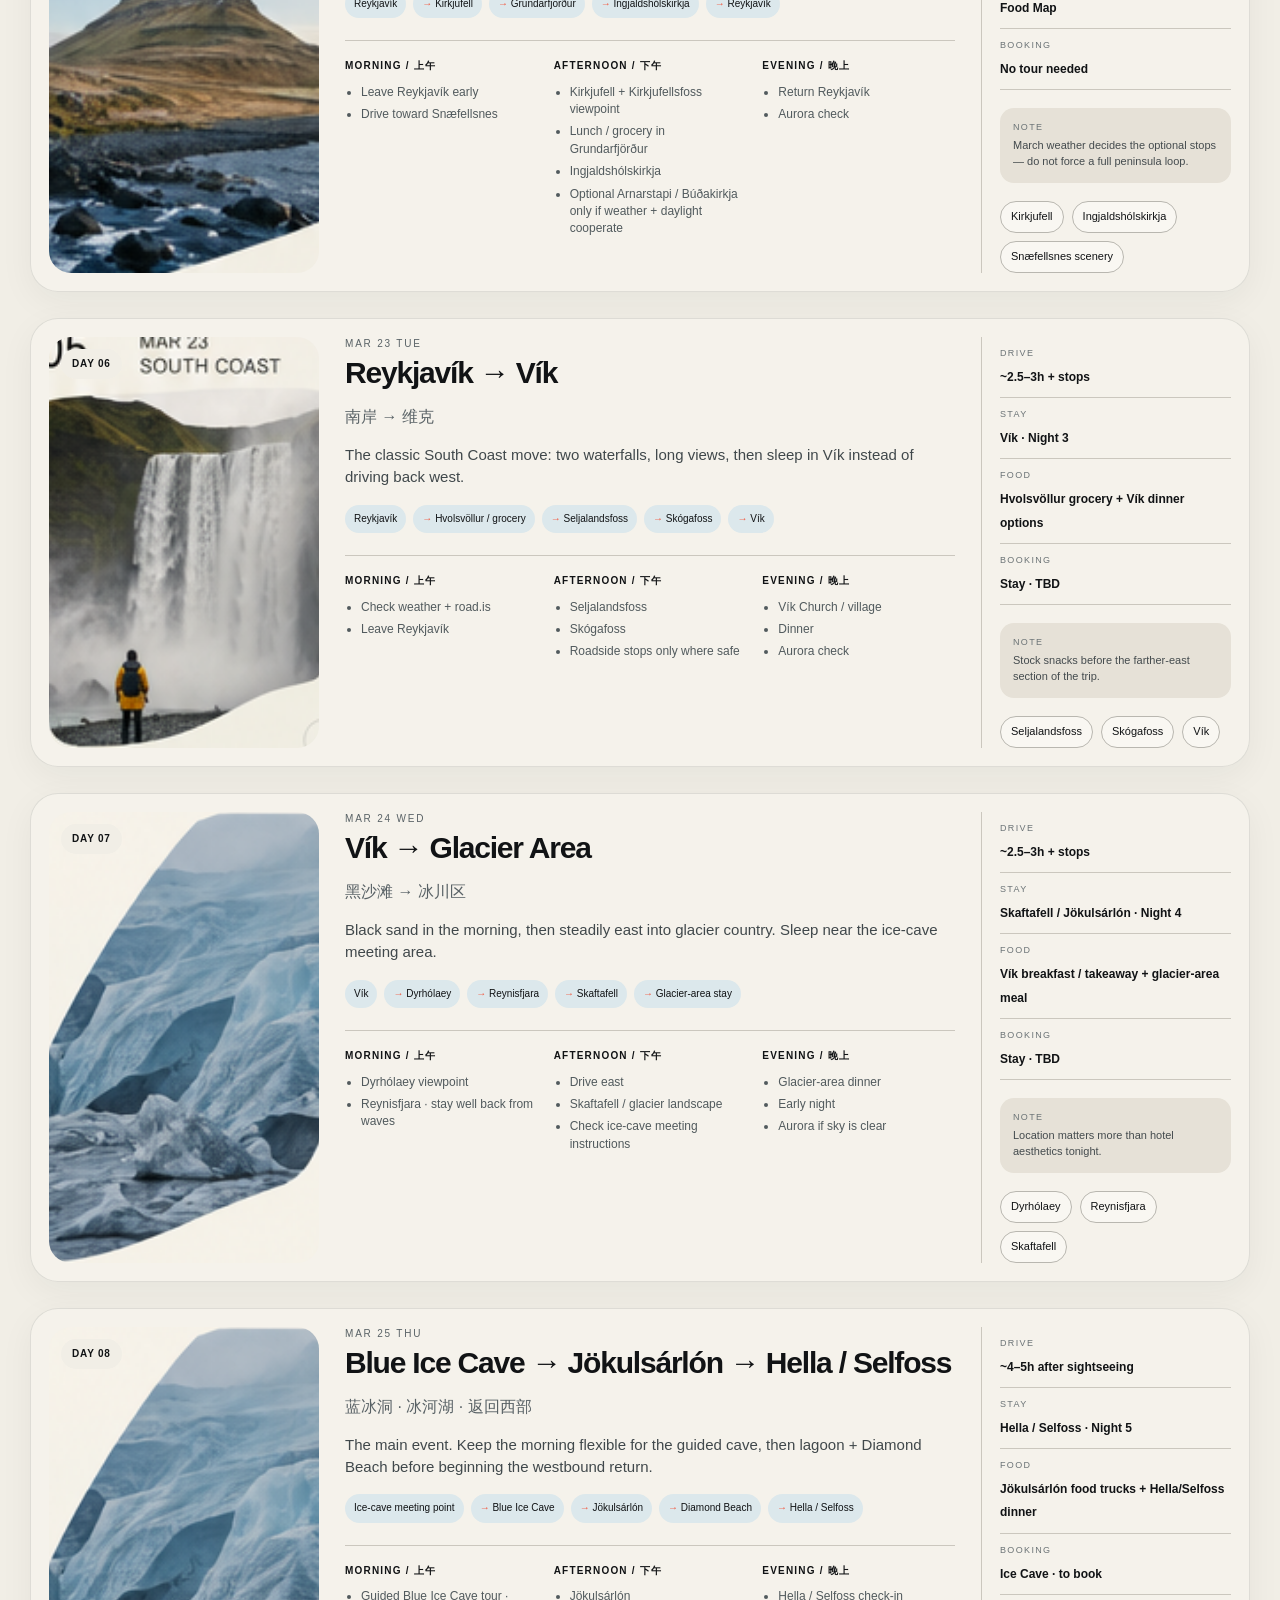
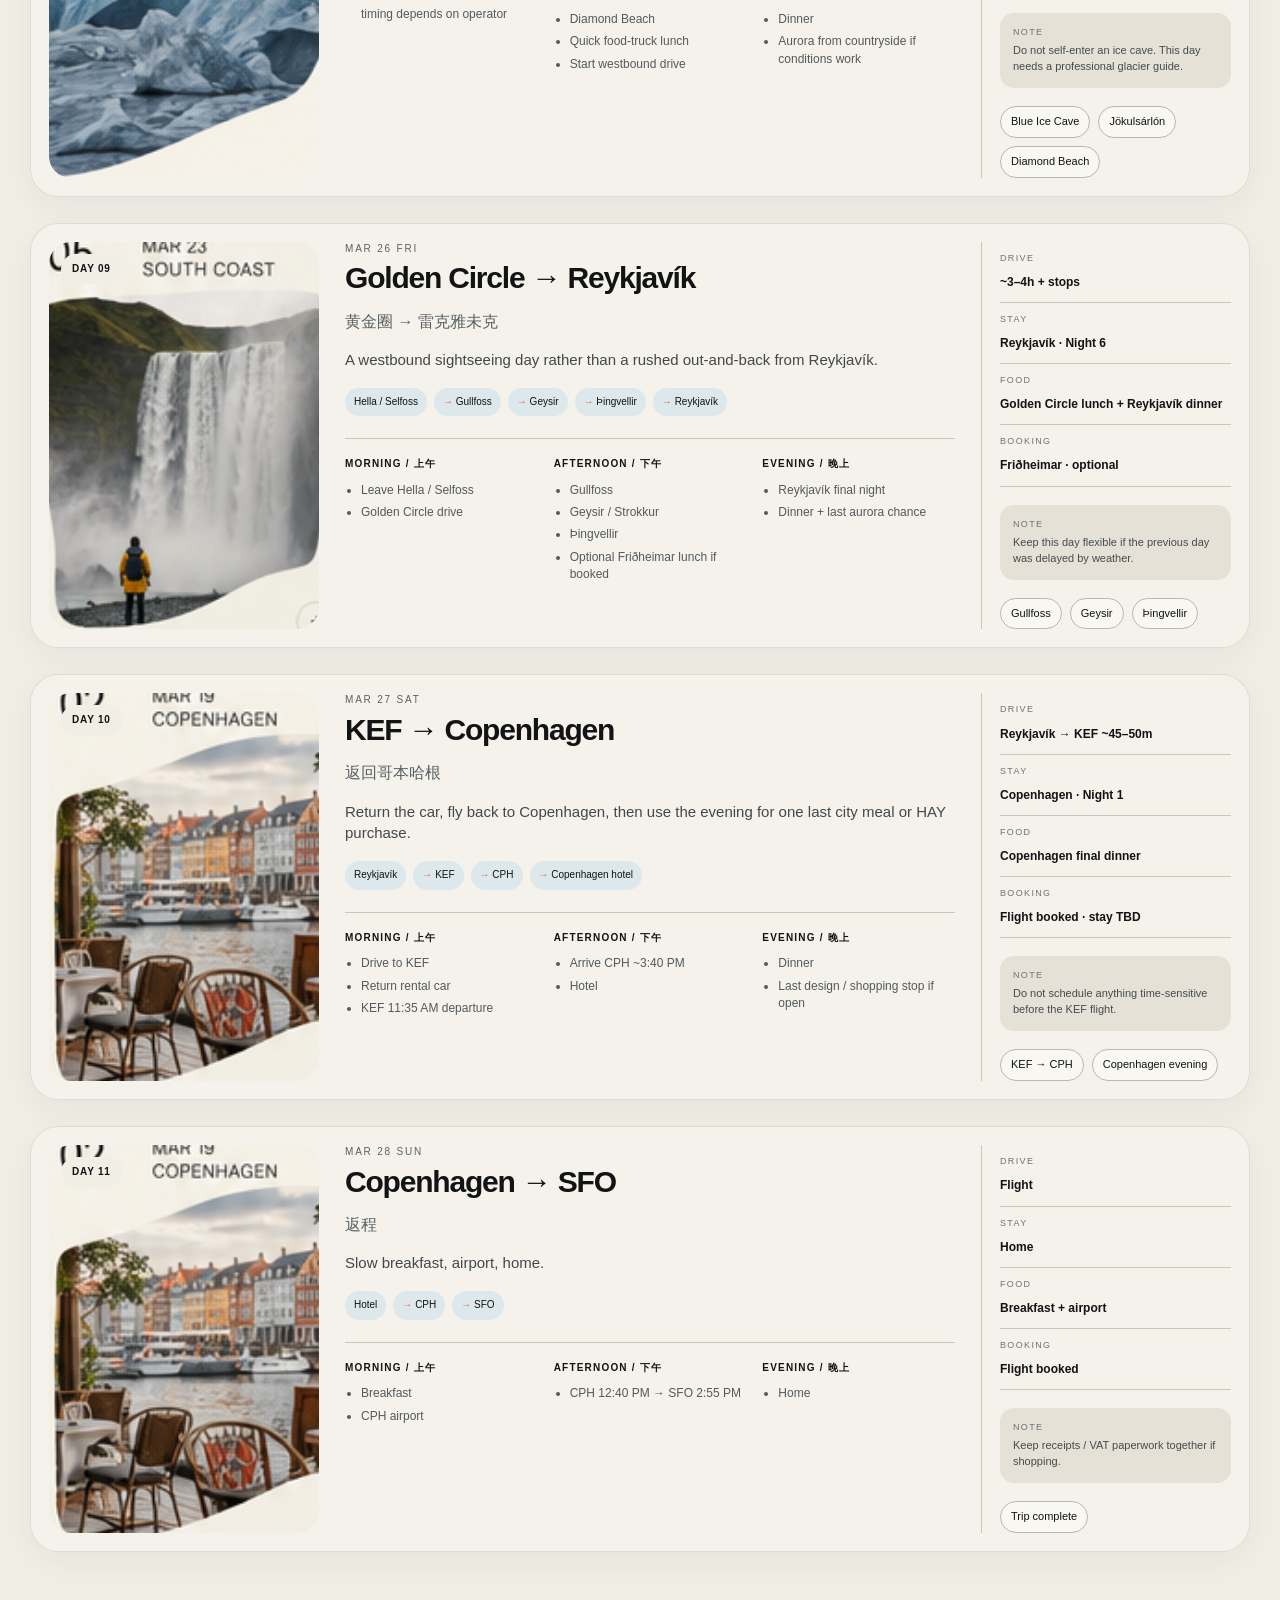
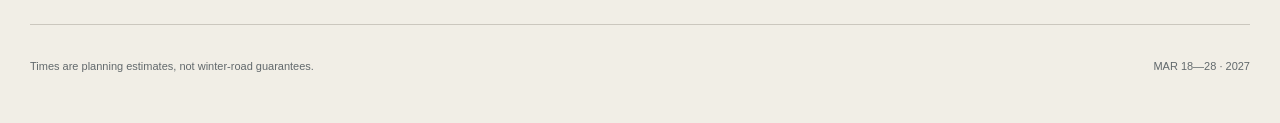
<file: trip.html>
<!doctype html><html lang="en"><head><meta charset="utf-8"><meta name="viewport" content="width=device-width,initial-scale=1"><title>Trip · Copenhagen + Iceland 2027</title><link rel="stylesheet" href="assets/css/site.css"></head><body data-page="trip"><div class="container"><nav class="nav" data-nav></nav><header class="page-hero trip-hero"><div class="kicker">ITINERARY / 详细行程</div><h1>THE WHOLE<br>TRIP.</h1><p>Not just a list anymore — map first, then each day with an image, route, driving time, stay, food stop, booking status and practical notes.</p></header>
<section class="trip-map-panel"><div><div class="eyebrow">ICELAND ROUTE / 冰岛路线</div><h2>See the route before the details.</h2><p>KEF → Reykjavík → Snæfellsnes → South Coast → glacier area → Hella/Selfoss → Golden Circle → Reykjavík.</p><a class="btn" href="map.html">OPEN FULL MAP →</a></div><img src="assets/img/route-map-new.png" alt="Iceland trip route map"></section>
<main class="section" style="padding-top:34px"><div class="day-detail-list" data-itinerary></div></main></div><footer class="container footer"><span>Times are planning estimates, not winter-road guarantees.</span><span>MAR 18—28 · 2027</span></footer><script src="assets/js/content.js"></script><script src="assets/js/site.js"></script></body></html>
</file>
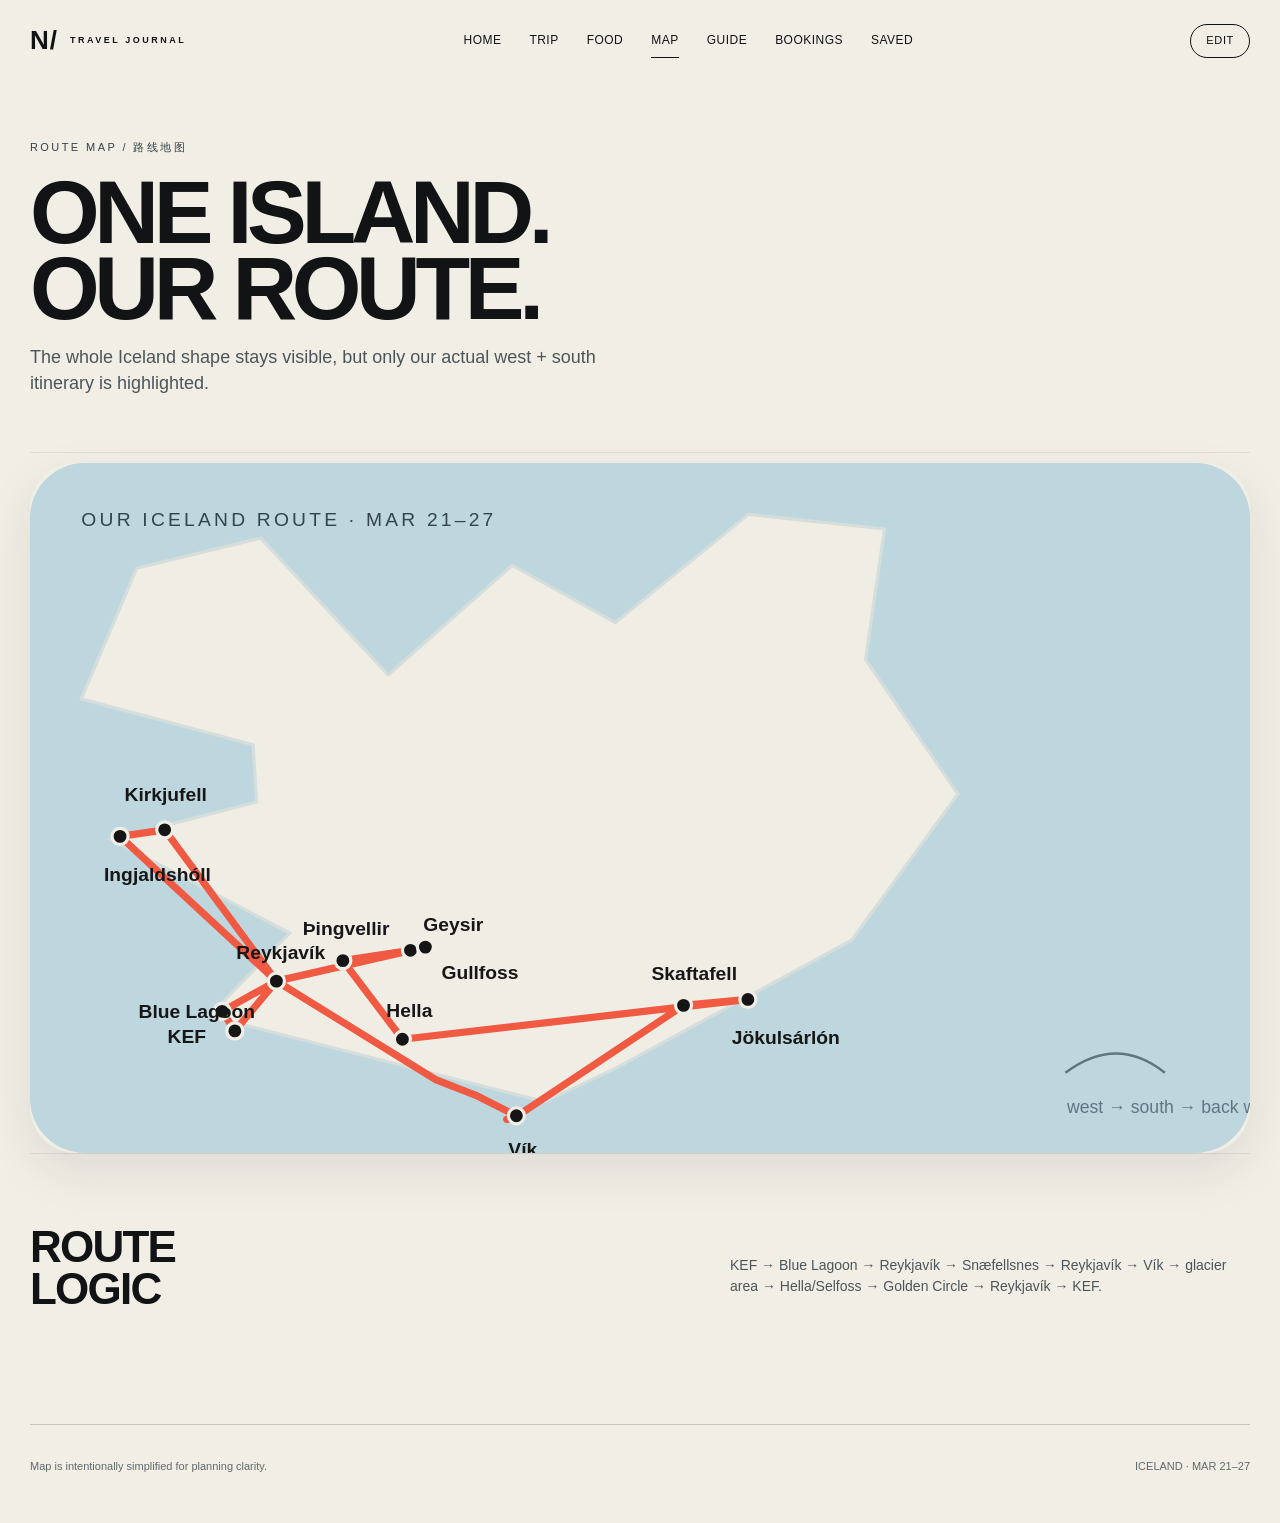
<file: copenhagen-iceland-2027-github/map.html>
<!doctype html><html lang="en"><head><meta charset="utf-8"><meta name="viewport" content="width=device-width,initial-scale=1"><title>Map · Copenhagen + Iceland 2027</title><link rel="stylesheet" href="assets/css/site.css"></head><body data-page="map"><div class="container"><nav class="nav" data-nav></nav><header class="page-hero"><div class="kicker">ROUTE MAP / 路线地图</div><h1>ONE ISLAND.<br>OUR ROUTE.</h1><p>The whole Iceland shape stays visible, but only our actual west + south itinerary is highlighted.</p></header><main class="section" style="padding-top:10px"><img class="route-map" src="assets/img/route-map.svg" alt="Iceland route map" style="width:100%;border-radius:46px"><div class="section" style="padding-bottom:10px"><div class="section-head"><h2 class="section-title"><span>ROUTE</span><span>LOGIC</span></h2><p class="section-intro">KEF → Blue Lagoon → Reykjavík → Snæfellsnes → Reykjavík → Vík → glacier area → Hella/Selfoss → Golden Circle → Reykjavík → KEF.</p></div></div></main></div><footer class="container footer"><span>Map is intentionally simplified for planning clarity.</span><span>ICELAND · MAR 21–27</span></footer><script src="assets/js/content.js"></script><script src="assets/js/site.js"></script></body></html>
</file>
<file: assets/css/site.css>
:root{
  --cream:#f1eee6;
  --cream2:#eae4d8;
  --ink:#111315;
  --muted:#6c7377;
  --blue:#bcd5de;
  --blue2:#dce8ec;
  --coral:#f05a42;
  --yellow:#e7c96f;
  --line:#cbc7be;
  --card:#f7f4ee;
  --shadow:0 18px 50px rgba(28,34,36,.09);
}
*{box-sizing:border-box}
html{scroll-behavior:smooth}
body{margin:0;background:var(--cream);color:var(--ink);font-family:"Helvetica Neue",Arial,"Noto Sans SC",sans-serif;line-height:1.45}
a{color:inherit;text-decoration:none}
img{max-width:100%;display:block}
button,input,textarea,select{font:inherit}
.container{width:min(1220px,calc(100% - 48px));margin:auto}
.nav{display:flex;align-items:center;justify-content:space-between;padding:22px 0;position:relative;z-index:5}
.brand{display:flex;align-items:center;gap:12px;font-weight:800;letter-spacing:.06em}.brand span{font-size:26px}.brand small{font-size:9px;letter-spacing:.28em;font-weight:700}
.navlinks{display:flex;gap:28px;font-size:12px;letter-spacing:.04em}.navlinks a{padding:8px 0;border-bottom:1.5px solid transparent}.navlinks a:hover,.navlinks a.active{border-color:var(--ink)}
.edit-link{border:1px solid var(--ink);border-radius:999px;padding:8px 15px;font-size:11px;letter-spacing:.06em}
.hero{position:relative;min-height:660px;padding:35px 0 30px;overflow:hidden}
.hero-grid{display:grid;grid-template-columns:.82fr 1.18fr;align-items:center;gap:20px;min-height:590px}
.hero-copy{position:relative;z-index:2;padding-left:6px}.kicker{font-size:11px;letter-spacing:.22em;text-transform:uppercase;margin-bottom:18px;color:#364147}.hero h1{font-size:clamp(66px,8vw,126px);line-height:.82;letter-spacing:-.065em;margin:0 0 25px;font-weight:800}.hero h1 span{display:block}.hero-meta{display:flex;gap:12px;flex-wrap:wrap;font-size:14px;margin:20px 0 34px}.hero-meta span:not(:last-child)::after{content:'·';margin-left:12px}.hero-note{max-width:390px;font-size:18px;line-height:1.4;color:#25292b}.cta-row{display:flex;gap:12px;margin-top:28px;flex-wrap:wrap}.btn{display:inline-flex;gap:12px;align-items:center;border:1px solid var(--ink);border-radius:999px;padding:13px 18px;font-size:12px;background:transparent}.btn.primary{background:var(--ink);color:var(--cream)}
.hero-art{position:relative;height:575px}.hero-shape{position:absolute;inset:10px 0 0 20px;overflow:hidden;background:var(--blue);clip-path:polygon(13% 6%,94% 0,100% 25%,83% 36%,100% 53%,96% 86%,64% 91%,39% 100%,20% 84%,28% 65%,6% 55%,20% 39%,4% 23%)}.hero-shape img{width:100%;height:100%;object-fit:cover;filter:saturate(.83) contrast(.98)}
.hero-stamp{position:absolute;right:2%;top:12%;font-size:17px;font-style:italic;transform:rotate(-8deg);line-height:1.2}.hero-mini{position:absolute;right:0;bottom:28px;width:215px;background:var(--card);padding:11px;box-shadow:var(--shadow);transform:rotate(2deg)}.hero-mini img{height:145px;width:100%;object-fit:cover}.hero-mini small{display:block;margin-top:8px;font-size:10px;letter-spacing:.15em}
.hero-badge{position:absolute;top:24px;left:-20px;background:var(--yellow);width:118px;height:118px;border-radius:50%;display:grid;place-items:center;text-align:center;font-size:10px;letter-spacing:.16em;transform:rotate(-8deg);z-index:1}
.section{padding:72px 0;border-top:1px solid rgba(17,19,21,.08)}.section.blue{background:var(--blue2)}
.section-head{display:flex;align-items:end;justify-content:space-between;gap:30px;margin-bottom:32px}.section-title{font-size:44px;line-height:.95;letter-spacing:-.04em;margin:0;font-weight:800}.section-title span{display:block}.section-intro{max-width:520px;color:#4d5558;font-size:14px}.eyebrow{font-size:10px;text-transform:uppercase;letter-spacing:.18em;color:#596266}
.glance{display:grid;grid-template-columns:1.1fr .95fr .25fr .95fr .25fr .95fr;gap:18px;align-items:center}.glance-card{min-height:180px;border-top:1px solid var(--ink);padding-top:14px}.glance-card h3{font-size:27px;margin:6px 0}.glance-card p{color:#555;margin:8px 0}.plane{font-size:24px;text-align:center}
.route-wrap{display:grid;grid-template-columns:.52fr 1.48fr;gap:30px;align-items:center}.route-copy p{max-width:340px}.route-map{width:100%;border-radius:30px;box-shadow:var(--shadow)}
.day-preview{display:grid;grid-template-columns:repeat(5,1fr);gap:14px}.preview-card{border-left:1px solid var(--line);padding-left:14px;min-width:0}.preview-card .num{font-size:32px;letter-spacing:-.05em}.preview-img{height:190px;border-radius:45px 45px 18px 18px;overflow:hidden;background:var(--blue);margin:12px 0}.preview-img img{width:100%;height:100%;object-fit:cover}.preview-card h3{font-size:15px;margin:0}.preview-card p{font-size:12px;color:#687174;margin:5px 0}
.split-feature{display:grid;grid-template-columns:.4fr 1.1fr .4fr;gap:28px;align-items:center}.big-words{font-size:58px;line-height:.82;font-weight:800;letter-spacing:-.06em}.organic{height:360px;overflow:hidden;clip-path:polygon(11% 8%,95% 0,87% 31%,100% 54%,88% 92%,53% 98%,17% 90%,2% 62%,13% 35%)}.organic img{width:100%;height:100%;object-fit:cover}.guide-list{font-size:12px;text-transform:uppercase;line-height:2.1;letter-spacing:.04em}
.footer{padding:34px 0 48px;font-size:11px;color:#62696c;display:flex;justify-content:space-between;border-top:1px solid var(--line)}
.page-hero{padding:58px 0 38px}.page-hero h1{font-size:clamp(58px,7vw,104px);line-height:.85;letter-spacing:-.06em;margin:0}.page-hero p{max-width:620px;font-size:18px;color:#4d5558}
.day-list{display:flex;flex-direction:column;border-top:1px solid var(--ink)}.day-row{display:grid;grid-template-columns:90px 1.15fr .9fr 1.4fr;gap:24px;padding:27px 0;border-bottom:1px solid var(--line);align-items:start}.day-no{font-size:48px;line-height:1;letter-spacing:-.06em}.day-row h3{margin:4px 0;font-size:23px}.cn{color:#586165}.day-meta{display:flex;flex-direction:column;gap:10px;font-size:13px}.day-meta strong{font-weight:700}.day-highlights{display:flex;flex-wrap:wrap;gap:8px}.day-highlights span{font-size:11px;border:1px solid #b9b7b0;border-radius:999px;padding:7px 10px;background:rgba(255,255,255,.35)}
.filters{display:flex;gap:10px;flex-wrap:wrap;margin:16px 0 28px}.filter{border:1px solid var(--ink);background:transparent;border-radius:999px;padding:9px 15px;font-size:12px;cursor:pointer}.filter.active{background:var(--ink);color:var(--cream)}
.food-layout{display:grid;grid-template-columns:1fr 1.55fr;gap:28px}.food-map{background:var(--blue);min-height:520px;border-radius:38px;padding:28px;position:sticky;top:20px;overflow:hidden}.food-map:after{content:'';position:absolute;inset:15%;background:rgba(241,238,230,.85);clip-path:polygon(10% 20%,35% 4%,58% 14%,88% 0,97% 31%,80% 47%,91% 71%,62% 96%,31% 84%,7% 96%,13% 61%,0 41%)}.food-map .map-label{position:relative;z-index:2;font-size:46px;line-height:.9;font-weight:800;letter-spacing:-.05em}.food-pin{position:absolute;z-index:3;width:12px;height:12px;background:var(--coral);border:3px solid var(--cream);border-radius:50%}.pin1{left:42%;top:37%}.pin2{left:56%;top:44%}.pin3{left:65%;top:58%}.pin4{left:32%;top:65%}.food-grid{display:grid;grid-template-columns:1fr 1fr;gap:14px}.food-card,.simple-card{background:var(--card);border:1px solid rgba(17,19,21,.09);padding:20px;border-radius:20px;min-height:190px}.food-card h3,.simple-card h3{font-size:22px;margin:13px 0 7px}.food-card p,.simple-card p{font-size:13px;color:#596164}.food-card a,.simple-card a{font-size:11px;font-weight:700}.food-city{font-size:11px;letter-spacing:.16em;text-transform:uppercase}.chip{display:inline-block;border:1px solid #aaa69d;border-radius:999px;padding:5px 9px;font-size:10px;margin-top:10px}.price{float:right;font-size:12px;margin-top:13px}.card-bottom{display:flex;justify-content:space-between;align-items:center;margin-top:18px}.status{background:var(--blue2);border-radius:999px;padding:6px 9px;font-size:10px}
.booking-grid,.saved-grid{display:grid;grid-template-columns:repeat(3,1fr);gap:16px}.guide-grid{display:grid;grid-template-columns:1.2fr .8fr;gap:26px}.guide-cards{display:grid;grid-template-columns:1fr 1fr;gap:15px}.guide-link{display:flex;justify-content:space-between;align-items:center;border-bottom:1px solid var(--line);padding:18px 0}.guide-link small{display:block;color:#71787a;margin-top:3px}.guide-feature{background:var(--blue);min-height:450px;border-radius:40px;padding:35px;display:flex;flex-direction:column;justify-content:end}.guide-feature h2{font-size:60px;line-height:.88;letter-spacing:-.06em;margin:0 0 18px}
.admin-banner{padding:16px 18px;border-radius:16px;background:#f2d99c;margin-bottom:24px;font-size:13px}.admin-grid{display:grid;grid-template-columns:1fr 1fr;gap:20px}.panel{background:var(--card);padding:22px;border-radius:20px;border:1px solid rgba(17,19,21,.1)}.panel h2{margin-top:0}.field{display:flex;flex-direction:column;gap:7px;margin:13px 0}.field label{font-size:11px;text-transform:uppercase;letter-spacing:.1em}.field input,.field textarea,.field select{background:#fffdf8;border:1px solid #c7c3b9;border-radius:10px;padding:11px}.field textarea{min-height:90px}.panel button{border:0;background:var(--ink);color:var(--cream);padding:11px 15px;border-radius:999px;cursor:pointer}.output{font-family:ui-monospace,SFMono-Regular,Menlo,monospace;font-size:11px;white-space:pre-wrap;background:#151719;color:#e9e4da;padding:16px;border-radius:14px;max-height:300px;overflow:auto}
@media(max-width:900px){.container{width:min(100% - 28px,760px)}.navlinks{display:none}.hero{min-height:auto}.hero-grid{grid-template-columns:1fr}.hero-copy{padding-top:20px}.hero h1{font-size:66px}.hero-art{height:420px}.hero-badge{left:auto;right:10px}.section{padding:50px 0}.glance{grid-template-columns:1fr}.plane{display:none}.route-wrap,.split-feature,.food-layout,.guide-grid{grid-template-columns:1fr}.day-preview{grid-template-columns:1fr 1fr}.day-row{grid-template-columns:64px 1fr}.day-meta,.day-highlights{grid-column:2}.booking-grid,.saved-grid,.guide-cards,.admin-grid{grid-template-columns:1fr}.food-map{position:relative;min-height:360px}.food-grid{grid-template-columns:1fr}.big-words{font-size:48px}}
@media(max-width:520px){.hero h1{font-size:54px}.hero-art{height:330px}.hero-mini{width:160px}.hero-mini img{height:100px}.section-title{font-size:36px}.day-preview{grid-template-columns:1fr}.page-hero h1{font-size:56px}.day-row{grid-template-columns:50px 1fr}.day-no{font-size:38px}.food-map .map-label{font-size:38px}}


/* --- v2 richer content --- */
.photo-note{padding:34px 0 50px;border-top:1px solid rgba(17,19,21,.08)}
.photo-note-head{display:flex;justify-content:space-between;gap:30px;align-items:end;margin-bottom:20px}.photo-note-head h2{margin:4px 0 0;font-size:32px;letter-spacing:-.04em}.photo-note-head p{max-width:520px;color:#596164;font-size:13px}
.photo-rail{display:grid;grid-template-columns:1.35fr repeat(5,.7fr);gap:10px;overflow-x:auto;padding-bottom:4px}.photo-tile{margin:0;min-width:150px}.photo-tile img{width:100%;height:150px;object-fit:cover;border-radius:24px}.photo-tile.wide img{height:190px}.photo-tile figcaption{font-size:10px;letter-spacing:.08em;text-transform:uppercase;margin-top:7px;color:#656e72}
.trip-map-panel{display:grid;grid-template-columns:.65fr 1.35fr;gap:28px;align-items:center;background:var(--blue2);padding:28px;border-radius:32px;margin-bottom:18px}.trip-map-panel h2{font-size:36px;letter-spacing:-.04em;margin:7px 0}.trip-map-panel p{color:#596164}.trip-map-panel img{border-radius:24px;background:rgba(255,255,255,.35)}
.day-detail-list{display:flex;flex-direction:column;gap:26px}.day-detail-card{display:grid;grid-template-columns:270px 1fr 250px;gap:26px;background:rgba(247,244,238,.72);border:1px solid rgba(17,19,21,.1);border-radius:28px;padding:18px;box-shadow:0 10px 34px rgba(28,34,36,.05)}
.day-detail-image{height:100%;min-height:330px;border-radius:22px;overflow:hidden;position:relative;background:var(--blue)}.day-detail-image img{width:100%;height:100%;object-fit:cover}.day-pill{position:absolute;left:12px;top:12px;background:var(--cream);border-radius:999px;padding:8px 11px;font-size:10px;font-weight:800;letter-spacing:.08em}
.day-detail-main h2{font-size:30px;line-height:1.05;letter-spacing:-.04em;margin:6px 0}.day-summary{font-size:15px;color:#40484b;max-width:720px}.route-chips{display:flex;flex-wrap:wrap;gap:7px;margin:17px 0}.route-chips span{font-size:10px;background:var(--blue2);padding:7px 9px;border-radius:999px}.route-chips b{color:var(--coral)}
.day-columns{display:grid;grid-template-columns:repeat(3,1fr);gap:16px;margin-top:22px;border-top:1px solid var(--line);padding-top:18px}.day-columns h4{font-size:10px;letter-spacing:.12em;margin:0 0 10px}.day-columns ul{padding-left:16px;margin:0}.day-columns li,.day-columns p{font-size:12px;color:#515a5d;margin:5px 0}
.day-detail-side{border-left:1px solid var(--line);padding-left:18px}.mini-stat{padding:10px 0;border-bottom:1px solid var(--line)}.mini-stat span,.trip-tip span{display:block;font-size:9px;letter-spacing:.15em;color:#6b7376;margin-bottom:4px}.mini-stat strong{font-size:12px;line-height:1.4}.trip-tip{margin:18px 0;background:#e6e1d7;padding:13px;border-radius:14px;font-size:11px;color:#444b4e}
.food-hero{padding-bottom:22px}.food-map-full{position:relative;margin:10px 0 32px}.food-map-full #foodMap{height:520px;border-radius:30px;overflow:hidden;border:1px solid rgba(17,19,21,.08);background:var(--blue2)}.map-key{display:flex;gap:18px;flex-wrap:wrap;align-items:center;font-size:10px;margin-top:10px;color:#5f686b}.dot{display:inline-block;width:10px;height:10px;border-radius:50%;margin-right:5px}.dot.eat{background:var(--coral)}.dot.market{background:#183a63}.food-layout-v2{display:grid;grid-template-columns:280px 1fr;gap:24px;align-items:start}.food-index{position:sticky;top:20px}.food-index h2{font-size:34px;letter-spacing:-.04em;line-height:1;margin:8px 0}.food-index p{font-size:13px;color:#5d6669}.food-region-list{display:flex;flex-direction:column;margin-top:18px;border-top:1px solid var(--line)}.food-region-list button{display:flex;justify-content:space-between;border:0;border-bottom:1px solid var(--line);background:transparent;padding:12px 0;text-align:left;cursor:pointer}.food-region-list b{background:var(--blue2);border-radius:999px;min-width:24px;height:24px;display:grid;place-items:center;font-size:10px}.food-marker-wrap{background:transparent!important;border:0!important}.food-marker{display:grid;place-items:center;width:24px;height:24px;border-radius:50%;border:3px solid var(--cream);box-shadow:0 4px 12px rgba(0,0,0,.22);font-size:9px;font-weight:800}.food-marker.eat{background:var(--coral);color:white}.food-marker.market{background:#183a63;color:white}.leaflet-popup-content-wrapper,.leaflet-popup-tip{background:var(--cream);color:var(--ink)}.leaflet-popup-content a{font-weight:800}
@media(max-width:1000px){.day-detail-card{grid-template-columns:220px 1fr}.day-detail-side{grid-column:2;border-left:0;border-top:1px solid var(--line);padding:16px 0 0}.food-layout-v2{grid-template-columns:1fr}.food-index{position:relative}.photo-rail{grid-template-columns:repeat(6,220px)}}
@media(max-width:760px){.photo-note-head{display:block}.trip-map-panel{grid-template-columns:1fr}.day-detail-card{grid-template-columns:1fr}.day-detail-image{min-height:250px}.day-detail-side{grid-column:1}.day-columns{grid-template-columns:1fr}.food-map-full #foodMap{height:410px}.photo-rail{grid-template-columns:repeat(6,180px)}}
</file>
<file: copenhagen-iceland-2027-github/assets/css/site.css>
:root{
  --cream:#f1eee6;
  --cream2:#eae4d8;
  --ink:#111315;
  --muted:#6c7377;
  --blue:#bcd5de;
  --blue2:#dce8ec;
  --coral:#f05a42;
  --yellow:#e7c96f;
  --line:#cbc7be;
  --card:#f7f4ee;
  --shadow:0 18px 50px rgba(28,34,36,.09);
}
*{box-sizing:border-box}
html{scroll-behavior:smooth}
body{margin:0;background:var(--cream);color:var(--ink);font-family:"Helvetica Neue",Arial,"Noto Sans SC",sans-serif;line-height:1.45}
a{color:inherit;text-decoration:none}
img{max-width:100%;display:block}
button,input,textarea,select{font:inherit}
.container{width:min(1220px,calc(100% - 48px));margin:auto}
.nav{display:flex;align-items:center;justify-content:space-between;padding:22px 0;position:relative;z-index:5}
.brand{display:flex;align-items:center;gap:12px;font-weight:800;letter-spacing:.06em}.brand span{font-size:26px}.brand small{font-size:9px;letter-spacing:.28em;font-weight:700}
.navlinks{display:flex;gap:28px;font-size:12px;letter-spacing:.04em}.navlinks a{padding:8px 0;border-bottom:1.5px solid transparent}.navlinks a:hover,.navlinks a.active{border-color:var(--ink)}
.edit-link{border:1px solid var(--ink);border-radius:999px;padding:8px 15px;font-size:11px;letter-spacing:.06em}
.hero{position:relative;min-height:660px;padding:35px 0 30px;overflow:hidden}
.hero-grid{display:grid;grid-template-columns:.82fr 1.18fr;align-items:center;gap:20px;min-height:590px}
.hero-copy{position:relative;z-index:2;padding-left:6px}.kicker{font-size:11px;letter-spacing:.22em;text-transform:uppercase;margin-bottom:18px;color:#364147}.hero h1{font-size:clamp(66px,8vw,126px);line-height:.82;letter-spacing:-.065em;margin:0 0 25px;font-weight:800}.hero h1 span{display:block}.hero-meta{display:flex;gap:12px;flex-wrap:wrap;font-size:14px;margin:20px 0 34px}.hero-meta span:not(:last-child)::after{content:'·';margin-left:12px}.hero-note{max-width:390px;font-size:18px;line-height:1.4;color:#25292b}.cta-row{display:flex;gap:12px;margin-top:28px;flex-wrap:wrap}.btn{display:inline-flex;gap:12px;align-items:center;border:1px solid var(--ink);border-radius:999px;padding:13px 18px;font-size:12px;background:transparent}.btn.primary{background:var(--ink);color:var(--cream)}
.hero-art{position:relative;height:575px}.hero-shape{position:absolute;inset:10px 0 0 20px;overflow:hidden;background:var(--blue);clip-path:polygon(13% 6%,94% 0,100% 25%,83% 36%,100% 53%,96% 86%,64% 91%,39% 100%,20% 84%,28% 65%,6% 55%,20% 39%,4% 23%)}.hero-shape img{width:100%;height:100%;object-fit:cover;filter:saturate(.83) contrast(.98)}
.hero-stamp{position:absolute;right:2%;top:12%;font-size:17px;font-style:italic;transform:rotate(-8deg);line-height:1.2}.hero-mini{position:absolute;right:0;bottom:28px;width:215px;background:var(--card);padding:11px;box-shadow:var(--shadow);transform:rotate(2deg)}.hero-mini img{height:145px;width:100%;object-fit:cover}.hero-mini small{display:block;margin-top:8px;font-size:10px;letter-spacing:.15em}
.hero-badge{position:absolute;top:24px;left:-20px;background:var(--yellow);width:118px;height:118px;border-radius:50%;display:grid;place-items:center;text-align:center;font-size:10px;letter-spacing:.16em;transform:rotate(-8deg);z-index:1}
.section{padding:72px 0;border-top:1px solid rgba(17,19,21,.08)}.section.blue{background:var(--blue2)}
.section-head{display:flex;align-items:end;justify-content:space-between;gap:30px;margin-bottom:32px}.section-title{font-size:44px;line-height:.95;letter-spacing:-.04em;margin:0;font-weight:800}.section-title span{display:block}.section-intro{max-width:520px;color:#4d5558;font-size:14px}.eyebrow{font-size:10px;text-transform:uppercase;letter-spacing:.18em;color:#596266}
.glance{display:grid;grid-template-columns:1.1fr .95fr .25fr .95fr .25fr .95fr;gap:18px;align-items:center}.glance-card{min-height:180px;border-top:1px solid var(--ink);padding-top:14px}.glance-card h3{font-size:27px;margin:6px 0}.glance-card p{color:#555;margin:8px 0}.plane{font-size:24px;text-align:center}
.route-wrap{display:grid;grid-template-columns:.52fr 1.48fr;gap:30px;align-items:center}.route-copy p{max-width:340px}.route-map{width:100%;border-radius:30px;box-shadow:var(--shadow)}
.day-preview{display:grid;grid-template-columns:repeat(5,1fr);gap:14px}.preview-card{border-left:1px solid var(--line);padding-left:14px;min-width:0}.preview-card .num{font-size:32px;letter-spacing:-.05em}.preview-img{height:190px;border-radius:45px 45px 18px 18px;overflow:hidden;background:var(--blue);margin:12px 0}.preview-img img{width:100%;height:100%;object-fit:cover}.preview-card h3{font-size:15px;margin:0}.preview-card p{font-size:12px;color:#687174;margin:5px 0}
.split-feature{display:grid;grid-template-columns:.4fr 1.1fr .4fr;gap:28px;align-items:center}.big-words{font-size:58px;line-height:.82;font-weight:800;letter-spacing:-.06em}.organic{height:360px;overflow:hidden;clip-path:polygon(11% 8%,95% 0,87% 31%,100% 54%,88% 92%,53% 98%,17% 90%,2% 62%,13% 35%)}.organic img{width:100%;height:100%;object-fit:cover}.guide-list{font-size:12px;text-transform:uppercase;line-height:2.1;letter-spacing:.04em}
.footer{padding:34px 0 48px;font-size:11px;color:#62696c;display:flex;justify-content:space-between;border-top:1px solid var(--line)}
.page-hero{padding:58px 0 38px}.page-hero h1{font-size:clamp(58px,7vw,104px);line-height:.85;letter-spacing:-.06em;margin:0}.page-hero p{max-width:620px;font-size:18px;color:#4d5558}
.day-list{display:flex;flex-direction:column;border-top:1px solid var(--ink)}.day-row{display:grid;grid-template-columns:90px 1.15fr .9fr 1.4fr;gap:24px;padding:27px 0;border-bottom:1px solid var(--line);align-items:start}.day-no{font-size:48px;line-height:1;letter-spacing:-.06em}.day-row h3{margin:4px 0;font-size:23px}.cn{color:#586165}.day-meta{display:flex;flex-direction:column;gap:10px;font-size:13px}.day-meta strong{font-weight:700}.day-highlights{display:flex;flex-wrap:wrap;gap:8px}.day-highlights span{font-size:11px;border:1px solid #b9b7b0;border-radius:999px;padding:7px 10px;background:rgba(255,255,255,.35)}
.filters{display:flex;gap:10px;flex-wrap:wrap;margin:16px 0 28px}.filter{border:1px solid var(--ink);background:transparent;border-radius:999px;padding:9px 15px;font-size:12px;cursor:pointer}.filter.active{background:var(--ink);color:var(--cream)}
.food-layout{display:grid;grid-template-columns:1fr 1.55fr;gap:28px}.food-map{background:var(--blue);min-height:520px;border-radius:38px;padding:28px;position:sticky;top:20px;overflow:hidden}.food-map:after{content:'';position:absolute;inset:15%;background:rgba(241,238,230,.85);clip-path:polygon(10% 20%,35% 4%,58% 14%,88% 0,97% 31%,80% 47%,91% 71%,62% 96%,31% 84%,7% 96%,13% 61%,0 41%)}.food-map .map-label{position:relative;z-index:2;font-size:46px;line-height:.9;font-weight:800;letter-spacing:-.05em}.food-pin{position:absolute;z-index:3;width:12px;height:12px;background:var(--coral);border:3px solid var(--cream);border-radius:50%}.pin1{left:42%;top:37%}.pin2{left:56%;top:44%}.pin3{left:65%;top:58%}.pin4{left:32%;top:65%}.food-grid{display:grid;grid-template-columns:1fr 1fr;gap:14px}.food-card,.simple-card{background:var(--card);border:1px solid rgba(17,19,21,.09);padding:20px;border-radius:20px;min-height:190px}.food-card h3,.simple-card h3{font-size:22px;margin:13px 0 7px}.food-card p,.simple-card p{font-size:13px;color:#596164}.food-card a,.simple-card a{font-size:11px;font-weight:700}.food-city{font-size:11px;letter-spacing:.16em;text-transform:uppercase}.chip{display:inline-block;border:1px solid #aaa69d;border-radius:999px;padding:5px 9px;font-size:10px;margin-top:10px}.price{float:right;font-size:12px;margin-top:13px}.card-bottom{display:flex;justify-content:space-between;align-items:center;margin-top:18px}.status{background:var(--blue2);border-radius:999px;padding:6px 9px;font-size:10px}
.booking-grid,.saved-grid{display:grid;grid-template-columns:repeat(3,1fr);gap:16px}.guide-grid{display:grid;grid-template-columns:1.2fr .8fr;gap:26px}.guide-cards{display:grid;grid-template-columns:1fr 1fr;gap:15px}.guide-link{display:flex;justify-content:space-between;align-items:center;border-bottom:1px solid var(--line);padding:18px 0}.guide-link small{display:block;color:#71787a;margin-top:3px}.guide-feature{background:var(--blue);min-height:450px;border-radius:40px;padding:35px;display:flex;flex-direction:column;justify-content:end}.guide-feature h2{font-size:60px;line-height:.88;letter-spacing:-.06em;margin:0 0 18px}
.admin-banner{padding:16px 18px;border-radius:16px;background:#f2d99c;margin-bottom:24px;font-size:13px}.admin-grid{display:grid;grid-template-columns:1fr 1fr;gap:20px}.panel{background:var(--card);padding:22px;border-radius:20px;border:1px solid rgba(17,19,21,.1)}.panel h2{margin-top:0}.field{display:flex;flex-direction:column;gap:7px;margin:13px 0}.field label{font-size:11px;text-transform:uppercase;letter-spacing:.1em}.field input,.field textarea,.field select{background:#fffdf8;border:1px solid #c7c3b9;border-radius:10px;padding:11px}.field textarea{min-height:90px}.panel button{border:0;background:var(--ink);color:var(--cream);padding:11px 15px;border-radius:999px;cursor:pointer}.output{font-family:ui-monospace,SFMono-Regular,Menlo,monospace;font-size:11px;white-space:pre-wrap;background:#151719;color:#e9e4da;padding:16px;border-radius:14px;max-height:300px;overflow:auto}
@media(max-width:900px){.container{width:min(100% - 28px,760px)}.navlinks{display:none}.hero{min-height:auto}.hero-grid{grid-template-columns:1fr}.hero-copy{padding-top:20px}.hero h1{font-size:66px}.hero-art{height:420px}.hero-badge{left:auto;right:10px}.section{padding:50px 0}.glance{grid-template-columns:1fr}.plane{display:none}.route-wrap,.split-feature,.food-layout,.guide-grid{grid-template-columns:1fr}.day-preview{grid-template-columns:1fr 1fr}.day-row{grid-template-columns:64px 1fr}.day-meta,.day-highlights{grid-column:2}.booking-grid,.saved-grid,.guide-cards,.admin-grid{grid-template-columns:1fr}.food-map{position:relative;min-height:360px}.food-grid{grid-template-columns:1fr}.big-words{font-size:48px}}
@media(max-width:520px){.hero h1{font-size:54px}.hero-art{height:330px}.hero-mini{width:160px}.hero-mini img{height:100px}.section-title{font-size:36px}.day-preview{grid-template-columns:1fr}.page-hero h1{font-size:56px}.day-row{grid-template-columns:50px 1fr}.day-no{font-size:38px}.food-map .map-label{font-size:38px}}


/* --- v2 richer content --- */
.photo-note{padding:34px 0 50px;border-top:1px solid rgba(17,19,21,.08)}
.photo-note-head{display:flex;justify-content:space-between;gap:30px;align-items:end;margin-bottom:20px}.photo-note-head h2{margin:4px 0 0;font-size:32px;letter-spacing:-.04em}.photo-note-head p{max-width:520px;color:#596164;font-size:13px}
.photo-rail{display:grid;grid-template-columns:1.35fr repeat(5,.7fr);gap:10px;overflow-x:auto;padding-bottom:4px}.photo-tile{margin:0;min-width:150px}.photo-tile img{width:100%;height:150px;object-fit:cover;border-radius:24px}.photo-tile.wide img{height:190px}.photo-tile figcaption{font-size:10px;letter-spacing:.08em;text-transform:uppercase;margin-top:7px;color:#656e72}
.trip-map-panel{display:grid;grid-template-columns:.65fr 1.35fr;gap:28px;align-items:center;background:var(--blue2);padding:28px;border-radius:32px;margin-bottom:18px}.trip-map-panel h2{font-size:36px;letter-spacing:-.04em;margin:7px 0}.trip-map-panel p{color:#596164}.trip-map-panel img{border-radius:24px;background:rgba(255,255,255,.35)}
.day-detail-list{display:flex;flex-direction:column;gap:26px}.day-detail-card{display:grid;grid-template-columns:270px 1fr 250px;gap:26px;background:rgba(247,244,238,.72);border:1px solid rgba(17,19,21,.1);border-radius:28px;padding:18px;box-shadow:0 10px 34px rgba(28,34,36,.05)}
.day-detail-image{height:100%;min-height:330px;border-radius:22px;overflow:hidden;position:relative;background:var(--blue)}.day-detail-image img{width:100%;height:100%;object-fit:cover}.day-pill{position:absolute;left:12px;top:12px;background:var(--cream);border-radius:999px;padding:8px 11px;font-size:10px;font-weight:800;letter-spacing:.08em}
.day-detail-main h2{font-size:30px;line-height:1.05;letter-spacing:-.04em;margin:6px 0}.day-summary{font-size:15px;color:#40484b;max-width:720px}.route-chips{display:flex;flex-wrap:wrap;gap:7px;margin:17px 0}.route-chips span{font-size:10px;background:var(--blue2);padding:7px 9px;border-radius:999px}.route-chips b{color:var(--coral)}
.day-columns{display:grid;grid-template-columns:repeat(3,1fr);gap:16px;margin-top:22px;border-top:1px solid var(--line);padding-top:18px}.day-columns h4{font-size:10px;letter-spacing:.12em;margin:0 0 10px}.day-columns ul{padding-left:16px;margin:0}.day-columns li,.day-columns p{font-size:12px;color:#515a5d;margin:5px 0}
.day-detail-side{border-left:1px solid var(--line);padding-left:18px}.mini-stat{padding:10px 0;border-bottom:1px solid var(--line)}.mini-stat span,.trip-tip span{display:block;font-size:9px;letter-spacing:.15em;color:#6b7376;margin-bottom:4px}.mini-stat strong{font-size:12px;line-height:1.4}.trip-tip{margin:18px 0;background:#e6e1d7;padding:13px;border-radius:14px;font-size:11px;color:#444b4e}
.food-hero{padding-bottom:22px}.food-map-full{position:relative;margin:10px 0 32px}.food-map-full #foodMap{height:520px;border-radius:30px;overflow:hidden;border:1px solid rgba(17,19,21,.08);background:var(--blue2)}.map-key{display:flex;gap:18px;flex-wrap:wrap;align-items:center;font-size:10px;margin-top:10px;color:#5f686b}.dot{display:inline-block;width:10px;height:10px;border-radius:50%;margin-right:5px}.dot.eat{background:var(--coral)}.dot.market{background:#183a63}.food-layout-v2{display:grid;grid-template-columns:280px 1fr;gap:24px;align-items:start}.food-index{position:sticky;top:20px}.food-index h2{font-size:34px;letter-spacing:-.04em;line-height:1;margin:8px 0}.food-index p{font-size:13px;color:#5d6669}.food-region-list{display:flex;flex-direction:column;margin-top:18px;border-top:1px solid var(--line)}.food-region-list button{display:flex;justify-content:space-between;border:0;border-bottom:1px solid var(--line);background:transparent;padding:12px 0;text-align:left;cursor:pointer}.food-region-list b{background:var(--blue2);border-radius:999px;min-width:24px;height:24px;display:grid;place-items:center;font-size:10px}.food-marker-wrap{background:transparent!important;border:0!important}.food-marker{display:grid;place-items:center;width:24px;height:24px;border-radius:50%;border:3px solid var(--cream);box-shadow:0 4px 12px rgba(0,0,0,.22);font-size:9px;font-weight:800}.food-marker.eat{background:var(--coral);color:white}.food-marker.market{background:#183a63;color:white}.leaflet-popup-content-wrapper,.leaflet-popup-tip{background:var(--cream);color:var(--ink)}.leaflet-popup-content a{font-weight:800}
@media(max-width:1000px){.day-detail-card{grid-template-columns:220px 1fr}.day-detail-side{grid-column:2;border-left:0;border-top:1px solid var(--line);padding:16px 0 0}.food-layout-v2{grid-template-columns:1fr}.food-index{position:relative}.photo-rail{grid-template-columns:repeat(6,220px)}}
@media(max-width:760px){.photo-note-head{display:block}.trip-map-panel{grid-template-columns:1fr}.day-detail-card{grid-template-columns:1fr}.day-detail-image{min-height:250px}.day-detail-side{grid-column:1}.day-columns{grid-template-columns:1fr}.food-map-full #foodMap{height:410px}.photo-rail{grid-template-columns:repeat(6,180px)}}
</file>
